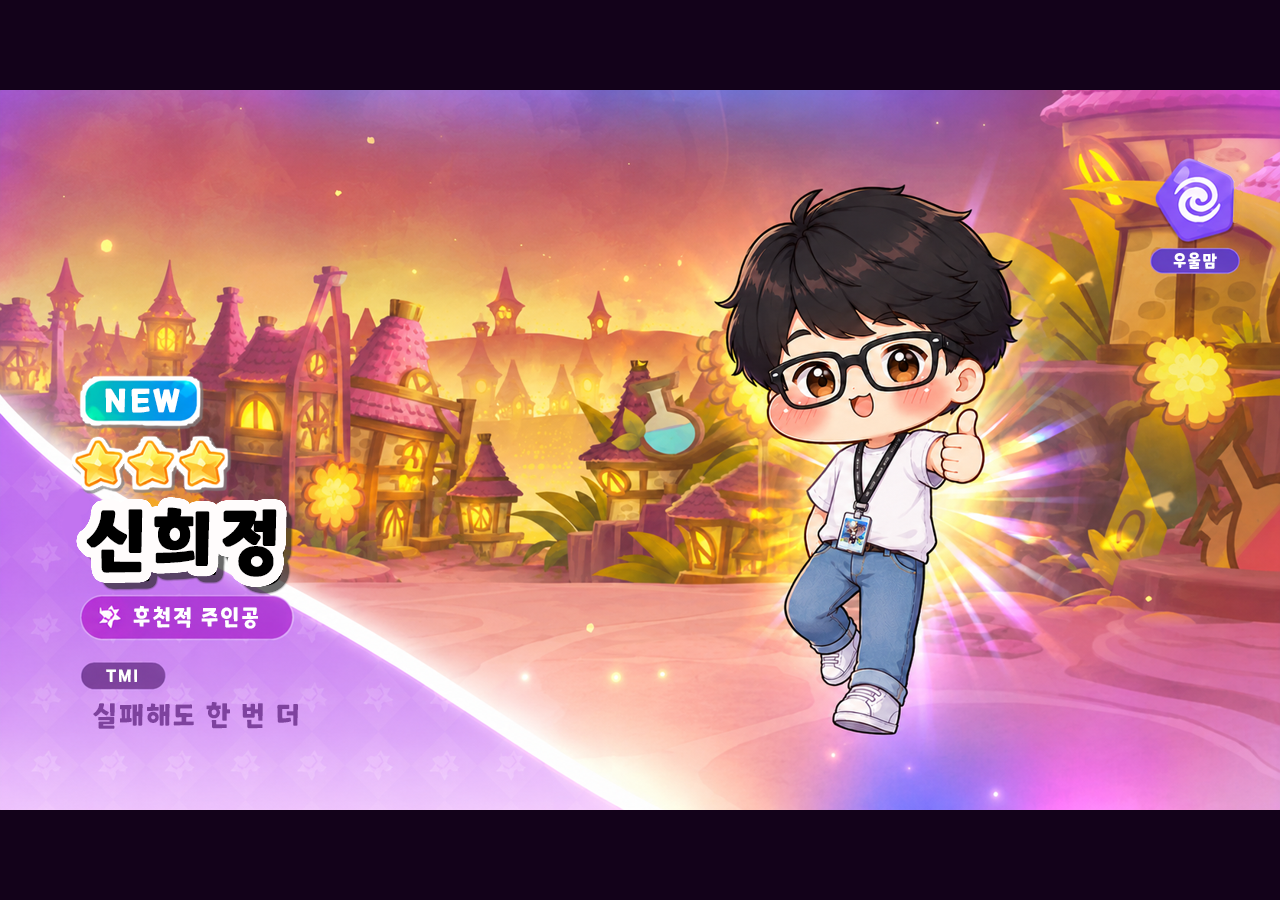
<file: index.html>
<!DOCTYPE html>
<html lang="ko">

<head>
    <meta charset="UTF-8">
    <meta name="viewport" content="width=device-width, initial-scale=1.0">
    <title>포트폴리오 리바이브</title>
    <style>
        @font-face {
            font-family: 'ONE Mobile POP';
            src: url('ONE Mobile POP.ttf') format('truetype');
            font-weight: normal;
            font-style: normal;
            font-display: swap;
        }

        /* 기본 화면 초기화 및 가득 채우기 */
        body,
        html {
            margin: 0;
            padding: 0;
            width: 100%;
            height: 100%;
            background-color: #13021a;
            overflow: hidden;
            font-family: 'ONE Mobile POP', 'Malgun Gothic', '맑은 고딕', sans-serif;
            color: #ffffff;
            user-select: none;
        }

        /* 전체 스크린 컨테이너 */
        .scene-container {
            position: relative;
            width: 100vw;
            height: 100vh;
            overflow: hidden;
        }

        /* SPA용 개별 뷰 공통 스타일 (부드러운 페이드 인/아웃 및 스케일 전환) */
        .view {
            position: absolute;
            top: 0;
            left: 0;
            width: 100%;
            height: 100%;
            opacity: 0;
            pointer-events: none;
            transition: opacity 0.5s cubic-bezier(0.25, 1, 0.5, 1), transform 0.5s cubic-bezier(0.25, 1, 0.5, 1);
            transform: scale(0.97);
            z-index: 1;
        }

        .view.active {
            opacity: 1;
            pointer-events: auto;
            transform: scale(1);
            z-index: 10;
        }

        /* ------------------------------------------------------------- */
        /* [1. 인트로 뷰 스타일] */
        /* ------------------------------------------------------------- */
        #viewIntro {
            cursor: pointer;
        }

        /* 이미지 공통 설정: 비율 상관없이 화면에 꽉 차게 고정 */
        .bg-image {
            position: absolute;
            top: 0;
            left: 0;
            width: 100vw;
            height: 100vh;
            object-fit: contain;
            object-position: center;
        }

        /* 첫 번째 이미지 */
        .first-scene {
            z-index: 10;
            animation:
                initialZoomIn 1.8s cubic-bezier(0.25, 1, 0.5, 1) forwards,
                neonPulseGlow 3s ease-in-out infinite alternate,
                fadeOutScene 1s ease-in-out 6s forwards;
        }

        /* 두 번째 이미지 */
        .second-scene {
            z-index: 5;
            opacity: 0;
            transform: scale(1.05);
            animation: fadeInScene 1s ease-out 5s forwards;
        }

        /* 중앙 대사 자막 */
        .dialogue-text {
            position: absolute;
            top: 50%;
            left: 50%;
            transform: translate(-50%, -50%);
            z-index: 25;
            color: #000000;
            font-family: 'ONE Mobile POP', sans-serif;
            font-size: 3rem;
            font-weight: normal;
            white-space: nowrap;
            letter-spacing: -0.5px;
            -webkit-text-stroke: 8px #ffffff;
            paint-order: stroke fill;
            text-shadow: 0 0 2px #ffffff, 0 0 2px #ffffff;
            opacity: 0;
        }

        .text-first {
            animation:
                dialogueFadeIn 0.3s ease-out 0.5s forwards,
                dialogueFadeOut 0.2s ease-in 3s forwards;
        }

        .text-second {
            animation:
                dialogueFadeIn 0.3s ease-out 3.2s forwards,
                dialogueFadeOut 0.3s ease-in 6.0s forwards;
        }

        /* 터치 가이드 텍스트 */
        .click-guide {
            position: absolute;
            bottom: 12%;
            left: 50%;
            transform: translateX(-50%);
            z-index: 30;
            color: #ffffff;
            font-size: 1.5rem;
            letter-spacing: 2px;
            opacity: 0;
            pointer-events: none;
            text-shadow: 0 0 10px rgba(255, 255, 255, 0.8), 0 0 20px rgba(140, 50, 255, 0.5);
            transition: opacity 0.5s ease;
        }

        .click-guide.show {
            opacity: 0.9;
            animation: pulsePulse 1.5s infinite alternate;
        }

        @keyframes pulsePulse {
            0% {
                transform: translateX(-50%) scale(0.95);
            }

            100% {
                transform: translateX(-50%) scale(1.05);
            }
        }

        /* ------------------------------------------------------------- */
        /* [2. 메뉴 뷰 스타일 (픽업003)] */
        /* ------------------------------------------------------------- */
        #viewMenu {
            display: flex;
            justify-content: center;
            align-items: center;
            background-color: #13021a;
        }

        /* 16:9 이미지 비율을 화면 크기에 맞춰 완전히 보존하는 래퍼 */
        .image-wrapper {
            position: relative;
            width: 100%;
            height: 100%;
        }

        @media (min-aspect-ratio: 16/9) {
            .image-wrapper {
                width: calc(100vh * 16 / 9);
                height: 100vh;
            }
        }

        @media (max-aspect-ratio: 16/9) {
            .image-wrapper {
                width: 100vw;
                height: calc(100vw * 9 / 16);
            }
        }

        .third-scene {
            width: 100%;
            height: 100%;
            object-fit: fill;
            display: block;
        }

        /* 빨간 꽃 클릭 영역 스타일 */
        .click-zone {
            position: absolute;
            display: block;
            padding: 0;
            border: 0;
            border-radius: 50px;
            background: transparent;
            appearance: none;
            -webkit-appearance: none;
            cursor: pointer;
            z-index: 30;
            transition: all 0.25s ease-in-out;
            outline: none;
        }

        .click-zone:focus-visible {
            background-color: rgba(255, 255, 255, 0.15);
            box-shadow: 0 0 15px rgba(255, 255, 255, 0.4);
        }

        /* 호버 시 프리미엄 발광 및 확대 효과 */
        .click-zone:hover {
            background-color: rgba(255, 255, 255, 0.15);
            box-shadow: 0 0 15px rgba(255, 255, 255, 0.4);
            transform: scale(1.05);
        }

        /* 클릭 영역별 정밀 배치 (16:9 화면 기준 비율) */
        .zone-levelup {
            left: 3%;
            top: 27%;
            width: 15%;
            height: 11%;
        }

        .zone-skill {
            left: 3%;
            top: 49%;
            width: 15%;
            height: 11%;
        }

        .zone-promotion {
            left: 0%;
            top: 60.5%;
            width: 15%;
            height: 11%;
        }

        .zone-aside {
            left: 0%;
            top: 82.5%;
            width: 15%;
            height: 11%;
        }

        /* 디버그 가이드 토글 컨테이너 */
        .debug-toggle-container {
            position: absolute;
            bottom: 20px;
            right: 20px;
            z-index: 100;
            background: rgba(19, 2, 26, 0.85);
            color: #ffffff;
            border: 1px solid rgba(255, 255, 255, 0.15);
            padding: 8px 12px;
            border-radius: 8px;
            font-family: 'ONE Mobile POP', sans-serif;
            font-size: 13px;
            display: flex;
            align-items: center;
            gap: 8px;
            cursor: pointer;
            transition: transform 0.2s ease, opacity 0.5s ease;
            box-shadow: 0 4px 20px rgba(0, 0, 0, 0.5);
        }

        .debug-toggle-container:hover {
            transform: translateY(-2px);
            border-color: rgba(255, 255, 255, 0.3);
        }

        .debug-toggle-container input {
            cursor: pointer;
            accent-color: #8c32ff;
        }

        /* 디버그 가이드 활성화 상태 스타일 */
        #viewMenu.debug-mode .click-zone {
            background-color: rgba(255, 0, 0, 0.35) !important;
            border: 2px dashed #ff3333 !important;
            box-shadow: 0 0 15px rgba(255, 50, 50, 0.8) !important;
        }

        #viewMenu.debug-mode .click-zone::after {
            content: attr(title);
            position: absolute;
            bottom: -25px;
            left: 50%;
            transform: translateX(-50%);
            background: rgba(255, 50, 50, 0.9);
            color: white;
            padding: 3px 8px;
            font-size: 11px;
            white-space: nowrap;
            border-radius: 4px;
            pointer-events: none;
            box-shadow: 0 2px 8px rgba(0, 0, 0, 0.3);
        }

        /* [인트로 애니메이션 핵심 정의] */
        /* ------------------------------------------------------------- */
        @keyframes initialZoomIn {
            0% {
                transform: scale(1.15);
                opacity: 0;
                filter: brightness(0.2) blur(15px);
            }

            40% {
                filter: brightness(1.4) blur(4px);
            }

            100% {
                transform: scale(1);
                opacity: 1;
                filter: brightness(1) blur(0);
            }
        }

        @keyframes neonPulseGlow {
            0% {
                filter: drop-shadow(0 0 15px rgba(220, 150, 255, 0.5));
            }

            100% {
                transform: scale(1.015);
                filter: drop-shadow(0 0 35px rgba(240, 200, 255, 0.9));
            }
        }

        @keyframes dialogueFadeIn {
            0% {
                opacity: 0;
                transform: translate(-50%, -45%) scale(0.95);
            }

            100% {
                opacity: 1;
                transform: translate(-50%, -50%) scale(1);
            }
        }

        @keyframes dialogueFadeOut {
            0% {
                opacity: 1;
                transform: translate(-50%, -50%) scale(1);
            }

            100% {
                opacity: 0;
                transform: translate(-50%, -55%) scale(1.05);
            }
        }

        @keyframes fadeOutScene {
            0% {
                opacity: 1;
                filter: brightness(1);
            }

            100% {
                opacity: 0;
                filter: brightness(2) blur(5px);
            }
        }

        @keyframes fadeInScene {
            0% {
                opacity: 0;
                transform: scale(1.05);
            }

            100% {
                opacity: 1;
                transform: scale(1);
            }
        }
    </style>
</head>

<body>

    <div class="scene-container">

        <!-- [1. 인트로 뷰] -->
        <div id="viewIntro" class="view active">
            <div class="dialogue-text text-first">모르는 건 배우면 그만이야</div>
            <div class="dialogue-text text-second">내 이름은</div>

            <img src="픽업001.png" alt="실루엣 연출" class="bg-image first-scene">
            <img src="픽업002.png" alt="픽업 배너 전환" class="bg-image second-scene">

            <!-- 인트로 완료 안내 텍스트 -->
            <div class="click-guide" id="clickGuide">TAP TO START</div>
        </div>

        <!-- [2. 메뉴 뷰] -->
        <div id="viewMenu" class="view">
            <div class="image-wrapper">
                <img src="픽업003.png" alt="최종 클릭 전환 이미지" class="third-scene" id="thirdImage">

                <!-- 빨간 꽃 메뉴 클릭 영역 (SPA 화면 전환용 data-target) -->
                <button type="button" class="click-zone zone-levelup" title="업무비중" aria-label="업무비중 페이지로 이동" data-target="viewWorkRatio"></button>
                <button type="button" class="click-zone zone-skill" title="스킬" aria-label="스킬 페이지로 이동" data-target="viewSkill"></button>
                <button type="button" class="click-zone zone-promotion" title="승급" aria-label="승급 페이지로 이동" data-target="viewPromotion"></button>
                <button type="button" class="click-zone zone-aside" title="어사이드" aria-label="어사이드 페이지로 이동" data-target="viewAside"></button>
            </div>

            <!-- 디버그 토글 -->
            <label class="debug-toggle-container" id="debugToggleContainer">
                <input type="checkbox" id="debugCheckbox">
                <span>클릭 영역 가이드 표시</span>
            </label>
        </div>

    </div>

    <script>
        // DOM 요소 수집
        const viewIntro = document.getElementById('viewIntro');
        const viewMenu = document.getElementById('viewMenu');
        const clickGuide = document.getElementById('clickGuide');
        const debugCheckbox = document.getElementById('debugCheckbox');

        // 상태 변수
        const CLICK_DELAY = 7000; // 7초
        let isIntroFinished = false;

        // URL 파라미터 확인 후 인트로 스킵 처리 (스킬 뷰 등에서 돌아올 때 편의 제공)
        const urlParams = new URLSearchParams(window.location.search);
        if (urlParams.get('skipIntro') === 'true') {
            isIntroFinished = true;
            viewIntro.classList.remove('active');
            viewMenu.classList.add('active');
        } else {
            // 7초 후 인트로 완료 처리 및 안내 가이드 활성화
            setTimeout(() => {
                isIntroFinished = true;
                clickGuide.classList.add('show');
            }, CLICK_DELAY);
        }

        // 뷰 전환 핵심 함수
        function switchView(targetViewId) {
            // 모든 뷰에서 active 클래스 제거
            document.querySelectorAll('.view').forEach(view => {
                view.classList.remove('active');
            });
            // 대상 뷰에 active 클래스 추가
            const targetView = document.getElementById(targetViewId);
            if (targetView) {
                targetView.classList.add('active');
            }
        }

        // 1. 인트로 클릭 이벤트 (완료 시 메뉴 화면으로 페이드 이동)
        viewIntro.addEventListener('click', () => {
            if (!isIntroFinished) return;
            switchView('viewMenu');
        });

        // 2. 메뉴 뷰 내부 꽃 클릭 영역 전환 이벤트
        document.querySelectorAll('.click-zone').forEach(zone => {
            zone.addEventListener('click', (e) => {
                e.stopPropagation();
                const targetViewId = zone.getAttribute('data-target');
                if (targetViewId === 'viewSkill') {
                    location.href = 'viewSkill.html';
                } else if (targetViewId === 'viewAside') {
                    location.href = 'viewAside.html';
                } else if (targetViewId === 'viewWorkRatio') {
                    location.href = 'viewWorkRatio.html';
                } else if (targetViewId === 'viewPromotion') {
                    location.href = 'viewPromotion.html';
                } else {
                    switchView(targetViewId);
                }
            });
        });

        // 4. 개발용 디버그 가이드 토글 이벤트
        debugCheckbox.addEventListener('change', () => {
            if (debugCheckbox.checked) {
                viewMenu.classList.add('debug-mode');
            } else {
                viewMenu.classList.remove('debug-mode');
            }
        });
    </script>

</body>

</html>
</file>
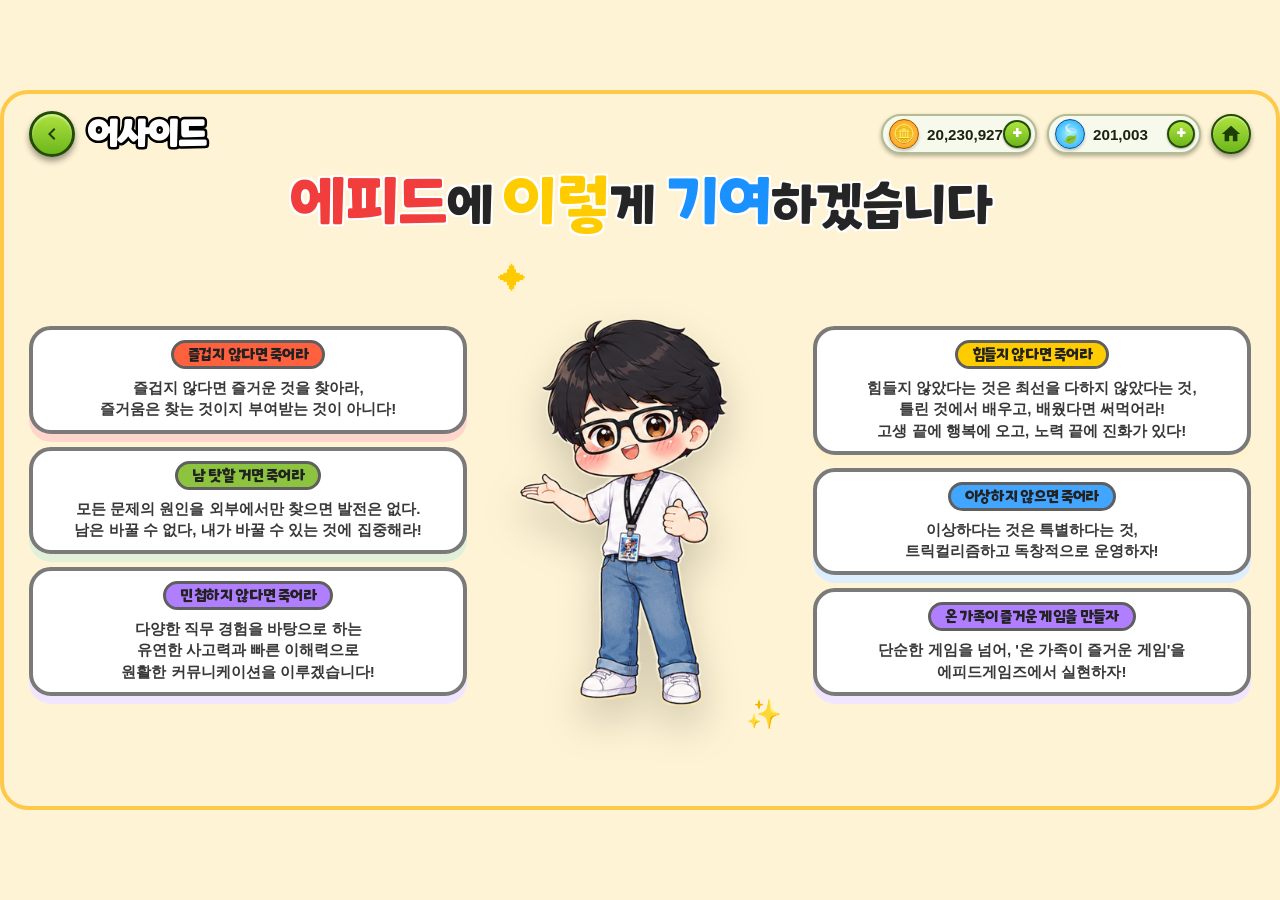
<file: viewAside.html>
<!DOCTYPE html>
<html lang="ko">

<head>
    <meta charset="UTF-8">
    <meta name="viewport" content="width=device-width, initial-scale=1.0">
    <title>트릭컬 포트폴리오 - 어사이드</title>
    <link rel="stylesheet" href="shared.css">
    <style>
        body, html {
            background-color: #FEF3D4;
            background-image: none;
        }

        .scene-container {
            border: 4px solid #FEC849;
            border-radius: 28px;
        }

        /* ------------------------------------------------------------- */
        /* [어사이드 콘텐츠 스타일] */
        /* ------------------------------------------------------------- */
        .aside-top-banner {
            text-align: center;
            margin-top: 5px;
            font-size: 3.2rem;
            letter-spacing: -1px;
            white-space: nowrap;
            text-shadow: -2px -2px 0 #fff, 2px -2px 0 #fff, -2px 2px 0 #fff, 2px 2px 0 #fff;
            flex-shrink: 0;
        }

        .aside-title-red { color: #f23d3d; font-size: 3.85rem; }
        .aside-title-blue { color: #1a91ff; font-size: 3.85rem; }
        .aside-title-black { color: #252525; }
        .aside-title-yellow { color: #ffcc00; font-size: 3.85rem; }

        .aside-content-grid {
            display: grid;
            grid-template-columns: 1.25fr 0.9fr 1.25fr;
            align-items: center;
            gap: 15px;
            flex: 1;
            min-height: 0;
            padding-bottom: 10px;
        }

        .aside-column {
            display: flex;
            flex-direction: column;
            gap: 13px;
            justify-content: center;
        }

        .aside-card {
            background: #ffffff;
            border: 4px solid #7a7a7a;
            border-radius: 22px;
            padding: 10px 16px;
            position: relative;
            text-align: center;
            box-sizing: border-box;
        }

        .aside-badge {
            display: inline-block;
            font-size: 0.95rem;
            color: #ffffff;
            padding: 3px 14px;
            border-radius: 16px;
            border: 3px solid #5f5f5f;
            margin-bottom: 8px;
            font-weight: normal;
            letter-spacing: -0.3px;
        }

        .aside-desc {
            font-family: 'Malgun Gothic', '맑은 고딕', sans-serif;
            font-size: 0.95rem;
            font-weight: 800;
            color: #383838;
            line-height: 1.4;
            margin: 0;
            word-break: keep-all;
        }

        .aside-card.orange .aside-badge { background-color: #ff603d; color: #222222; }
        .aside-card.orange { box-shadow: 0 8px 0 #ffd6cc; }

        .aside-card.green .aside-badge { background-color: #8cc43f; color: #222222; }
        .aside-card.green { box-shadow: 0 8px 0 #e2f0d9; }

        .aside-card.purple .aside-badge { background-color: #b07fff; color: #222222; }
        .aside-card.purple { box-shadow: 0 8px 0 #f0e6ff; }

        .aside-card.yellow .aside-badge { background-color: #ffcc00; color: #222222; }
        .aside-card.yellow { box-shadow: 0 8px 0 #fff2cc; }

        .aside-card.blue .aside-badge { background-color: #42a5ff; color: #222222; }
        .aside-card.blue { box-shadow: 0 8px 0 #ddeeff; }

        .aside-char-zone {
            display: flex;
            justify-content: center;
            align-items: center;
            position: relative;
            height: 100%;
            overflow: hidden;
        }

        .aside-char-img {
            max-height: 100%;
            max-width: 100%;
            object-fit: contain;
            filter: drop-shadow(0 20px 20px rgba(0, 0, 0, 0.18));
        }

        .aside-sparkle {
            position: absolute;
            font-size: 1.8rem;
            color: #fecb02;
            animation: asidePulse 1.5s infinite alternate ease-in-out;
        }

        .aside-sp-1 { top: 5%; left: 5%; }
        .aside-sp-2 { bottom: 10%; right: 5%; color: #42a5ff; }

        @keyframes asidePulse {
            0% { transform: scale(0.85); opacity: 0.4; }
            100% { transform: scale(1.15); opacity: 1; }
        }

        @media (max-width: 900px), (max-height: 620px) {
            .scene-container {
                border-radius: 18px;
            }

            .aside-top-banner {
                font-size: clamp(1.5rem, 7vw, 2.4rem);
                white-space: normal;
                line-height: 1.15;
            }

            .aside-title-red,
            .aside-title-blue,
            .aside-title-yellow {
                font-size: 1.18em;
            }

            .aside-content-grid {
                grid-template-columns: 1fr;
                gap: 14px;
                overflow-y: auto;
                padding-bottom: 18px;
            }

            .aside-column {
                gap: 12px;
            }

            .aside-card {
                padding: 10px 14px;
            }

            .aside-desc {
                font-size: 0.88rem;
            }

            .aside-char-zone {
                min-height: 280px;
                max-height: 360px;
                order: -1;
            }
        }
    </style>
</head>

<body>

    <div class="scene-container">

        <!-- 상단바 -->
        <div class="top-bar">
            <div class="top-left">
                <button class="back-circle-btn" onclick="location.href='index.html?skipIntro=true'" title="돌아가기">
                    <svg viewBox="0 0 24 24">
                        <path d="M15.41 7.41L14 6l-6 6 6 6 1.41-1.41L10.83 12z" />
                    </svg>
                </button>
                <h1 class="skill-title">어사이드</h1>
            </div>

            <div class="top-right">
                <div class="resource-capsule">
                    <div class="res-left">
                        <div class="res-icon res-gold-icon">🪙</div>
                        <span class="res-value">20,230,927</span>
                    </div>
                    <div class="res-plus-btn">+</div>
                </div>
                <div class="resource-capsule">
                    <div class="res-left">
                        <div class="res-icon res-candy-icon">🍃</div>
                        <span class="res-value">201,003</span>
                    </div>
                    <div class="res-plus-btn">+</div>
                </div>
                <button class="home-circle-btn" onclick="location.href='index.html?skipIntro=true'" title="홈으로">
                    <svg viewBox="0 0 24 24" width="22" height="22" fill="#1d3e04">
                        <path d="M10 20v-6h4v6h5v-8h3L12 3 2 12h3v8z" />
                    </svg>
                </button>
            </div>
        </div>

        <!-- 어사이드 콘텐츠 -->
        <div class="aside-top-banner">
            <span class="aside-title-red">에피드</span><span class="aside-title-black">에</span> <span
                class="aside-title-yellow">이렇</span><span class="aside-title-black">게</span> <span
                class="aside-title-blue">기여</span><span class="aside-title-black">하겠습니다</span>
        </div>

        <div class="aside-content-grid">

            <div class="aside-column">
                <div class="aside-card orange">
                    <span class="aside-badge">즐겁지 않다면 죽어라</span>
                    <p class="aside-desc">즐겁지 않다면 즐거운 것을 찾아라,<br>즐거움은 찾는 것이지 부여받는 것이 아니다!</p>
                </div>

                <div class="aside-card green">
                    <span class="aside-badge">남 탓할 거면 죽어라</span>
                    <p class="aside-desc">모든 문제의 원인을 외부에서만 찾으면 발전은 없다.<br>남은 바꿀 수 없다, 내가 바꿀 수 있는 것에 집중해라!</p>
                </div>

                <div class="aside-card purple">
                    <span class="aside-badge">민첩하지 않다면 죽어라</span>
                    <p class="aside-desc">다양한 직무 경험을 바탕으로 하는<br>유연한 사고력과 빠른 이해력으로<br>원활한 커뮤니케이션을 이루겠습니다!</p>
                </div>
            </div>

            <div class="aside-char-zone">
                <span class="aside-sparkle aside-sp-1">✦</span>
                <img src="캐릭터일러스트.png" alt="캐릭터 일러스트" class="aside-char-img" onerror="this.style.display='none';">
                <span class="aside-sparkle aside-sp-2">✨</span>
            </div>

            <div class="aside-column">
                <div class="aside-card yellow">
                    <span class="aside-badge">힘들지 않다면 죽어라</span>
                    <p class="aside-desc">힘들지 않았다는 것은 최선을 다하지 않았다는 것,<br>틀린 것에서 배우고, 배웠다면 써먹어라!<br>고생 끝에 행복에 오고, 노력 끝에 진화가 있다!</p>
                </div>

                <div class="aside-card blue">
                    <span class="aside-badge">이상하지 않으면 죽어라</span>
                    <p class="aside-desc">이상하다는 것은 특별하다는 것,<br>트릭컬리즘하고 독창적으로 운영하자!</p>
                </div>

                <div class="aside-card purple">
                    <span class="aside-badge">온 가족이 즐거운 게임을 만들자</span>
                    <p class="aside-desc">단순한 게임을 넘어, '온 가족이 즐거운 게임'을<br>에피드게임즈에서 실현하자!</p>
                </div>
            </div>

        </div>

    </div>

</body>

</html>
</file>
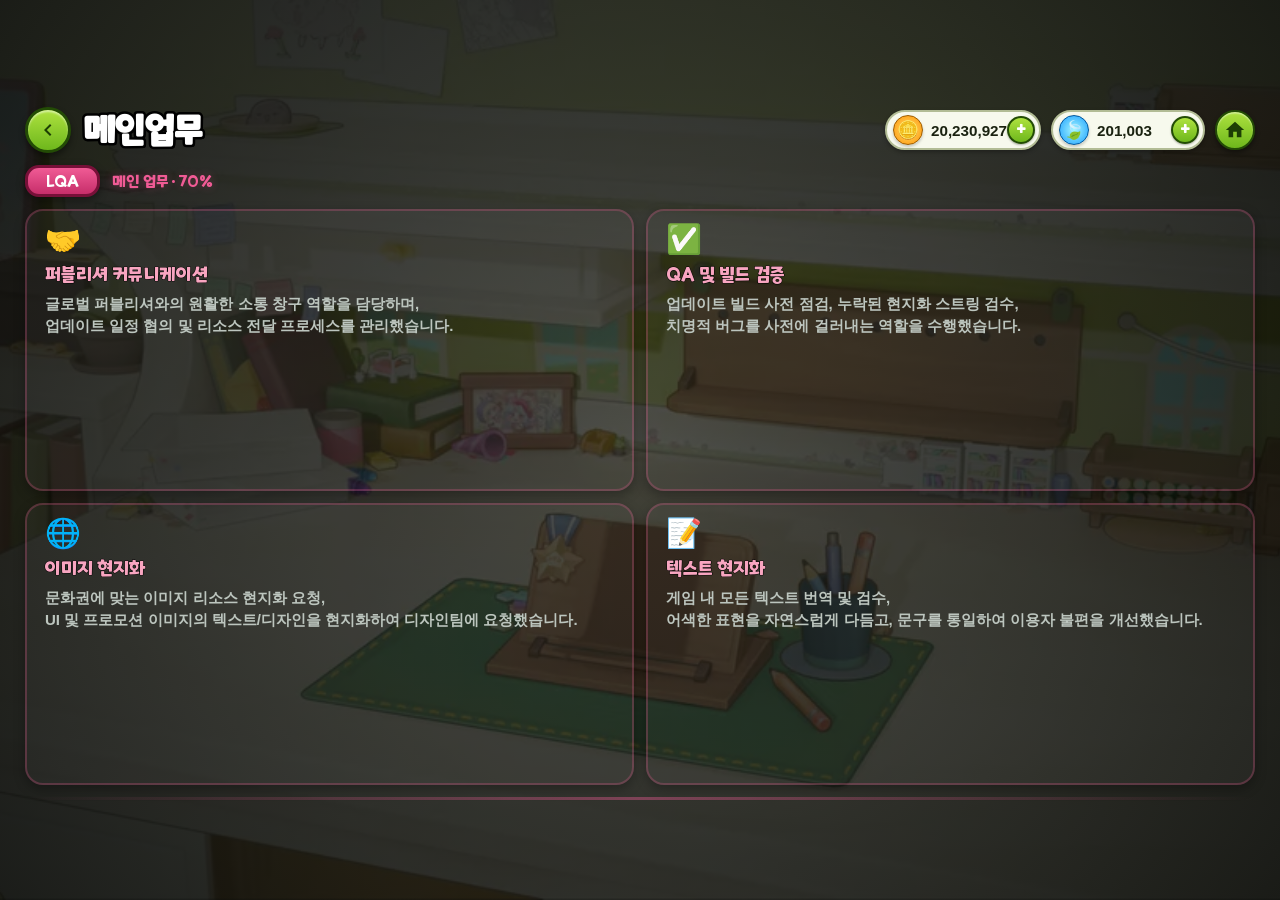
<file: viewMainWork.html>
<!DOCTYPE html>
<html lang="ko">

<head>
    <meta charset="UTF-8">
    <meta name="viewport" content="width=device-width, initial-scale=1.0">
    <title>트릭컬 포트폴리오 - 메인업무</title>
    <link rel="stylesheet" href="shared.css">
    <style>
        body, html {
            background-color: #0b0f0c;
            background-image: radial-gradient(circle at center, rgba(11,15,12,0.75) 0%, rgba(8,10,8,0.92) 100%), url('프로필_배경.webp');
            background-size: cover;
            background-position: center;
        }

        /* ------------------------------------------------------------- */
        /* [메인업무 콘텐츠] */
        /* ------------------------------------------------------------- */
        .work-content {
            flex: 1;
            display: flex;
            flex-direction: column;
            gap: 12px;
            min-height: 0;
            padding-top: 5px;
        }

        .work-header {
            display: flex;
            align-items: center;
            gap: 12px;
        }

        .work-badge {
            display: inline-block;
            background: linear-gradient(to bottom, #f05b95, #c72e6a);
            border: 3px solid #771038;
            border-radius: 14px;
            padding: 4px 18px;
            font-size: 1rem;
            color: #ffffff;
            box-shadow: 0 3px 8px rgba(0, 0, 0, 0.4);
        }

        .work-pct-label {
            font-size: 0.95rem;
            color: #f05b95;
            text-shadow: 0 0 8px rgba(240, 91, 149, 0.3);
        }

        .work-grid {
            display: grid;
            grid-template-columns: 1fr 1fr;
            gap: 12px;
            flex: 1;
            min-height: 0;
        }

        .work-card {
            background: rgba(255, 255, 255, 0.04);
            border: 2px solid rgba(240, 91, 149, 0.25);
            border-radius: 18px;
            padding: 16px 18px;
            display: flex;
            flex-direction: column;
            gap: 8px;
            transition: all 0.2s ease;
            box-shadow: 0 4px 12px rgba(0, 0, 0, 0.3);
        }

        .work-card:hover {
            border-color: rgba(240, 91, 149, 0.6);
            transform: translateY(-2px);
            box-shadow: 0 8px 24px rgba(240, 91, 149, 0.15);
        }

        .work-card-icon {
            font-size: 1.8rem;
            line-height: 1;
        }

        .work-card-title {
            font-size: 1.15rem;
            color: #f8a5c0;
            -webkit-text-stroke: 1px #000000;
            paint-order: stroke fill;
        }

        .work-card-desc {
            font-family: 'Malgun Gothic', sans-serif;
            font-size: 0.94rem;
            font-weight: 600;
            color: #bcc5be;
            line-height: 1.5;
            margin: 0;
            word-break: keep-all;
        }

        .spotlight-bar {
            height: 3px;
            background: linear-gradient(to right, transparent, rgba(240, 91, 149, 0.4), transparent);
            border-radius: 2px;
            flex-shrink: 0;
        }

        @media (max-width: 760px), (max-height: 560px) {
            .work-content {
                overflow-y: auto;
                padding-bottom: 12px;
            }

            .work-grid {
                grid-template-columns: 1fr;
                overflow: visible;
            }

            .work-card {
                padding: 14px 16px;
            }

            .work-card-desc {
                font-size: 0.82rem;
            }
        }
    </style>
</head>

<body>

    <div class="scene-container">

        <div class="top-bar">
            <div class="top-left">
                <button class="back-circle-btn" onclick="location.href='viewWorkRatio.html'" title="돌아가기">
                    <svg viewBox="0 0 24 24">
                        <path d="M15.41 7.41L14 6l-6 6 6 6 1.41-1.41L10.83 12z" />
                    </svg>
                </button>
                <h1 class="page-title">메인업무</h1>
            </div>

            <div class="top-right">
                <div class="resource-capsule">
                    <div class="res-left">
                        <div class="res-icon res-gold-icon">🪙</div>
                        <span class="res-value">20,230,927</span>
                    </div>
                    <div class="res-plus-btn">+</div>
                </div>
                <div class="resource-capsule">
                    <div class="res-left">
                        <div class="res-icon res-candy-icon">🍃</div>
                        <span class="res-value">201,003</span>
                    </div>
                    <div class="res-plus-btn">+</div>
                </div>
                <button class="home-circle-btn" onclick="location.href='index.html?skipIntro=true'" title="홈으로">
                    <svg viewBox="0 0 24 24" width="22" height="22" fill="#1d3e04">
                        <path d="M10 20v-6h4v6h5v-8h3L12 3 2 12h3v8z" />
                    </svg>
                </button>
            </div>
        </div>

        <div class="work-content">
            <div class="work-header">
                <span class="work-badge">LQA</span>
                <span class="work-pct-label">메인 업무 · 70%</span>
            </div>

            <div class="work-grid">
                <div class="work-card">
                    <div class="work-card-icon">🤝</div>
                    <div class="work-card-title">퍼블리셔 커뮤니케이션</div>
                    <p class="work-card-desc">글로벌 퍼블리셔와의 원활한 소통 창구 역할을 담당하며,<br>업데이트 일정 협의 및 리소스 전달 프로세스를 관리했습니다.</p>
                </div>

                <div class="work-card">
                    <div class="work-card-icon">✅</div>
                    <div class="work-card-title">QA 및 빌드 검증</div>
                    <p class="work-card-desc">업데이트 빌드 사전 점검, 누락된 현지화 스트링 검수,<br>치명적 버그를 사전에 걸러내는 역할을 수행했습니다.</p>
                </div>

                <div class="work-card">
                    <div class="work-card-icon">🌐</div>
                    <div class="work-card-title">이미지 현지화</div>
                    <p class="work-card-desc">문화권에 맞는 이미지 리소스 현지화 요청,<br>UI 및 프로모션 이미지의 텍스트/디자인을 현지화하여 디자인팀에 요청했습니다.</p>
                </div>

                <div class="work-card">
                    <div class="work-card-icon">📝</div>
                    <div class="work-card-title">텍스트 현지화</div>
                    <p class="work-card-desc">게임 내 모든 텍스트 번역 및 검수,<br>어색한 표현을 자연스럽게 다듬고, 문구를 통일하여 이용자 불편을 개선했습니다.</p>
                </div>
            </div>

            <div class="spotlight-bar"></div>
        </div>

    </div>

</body>

</html>
</file>
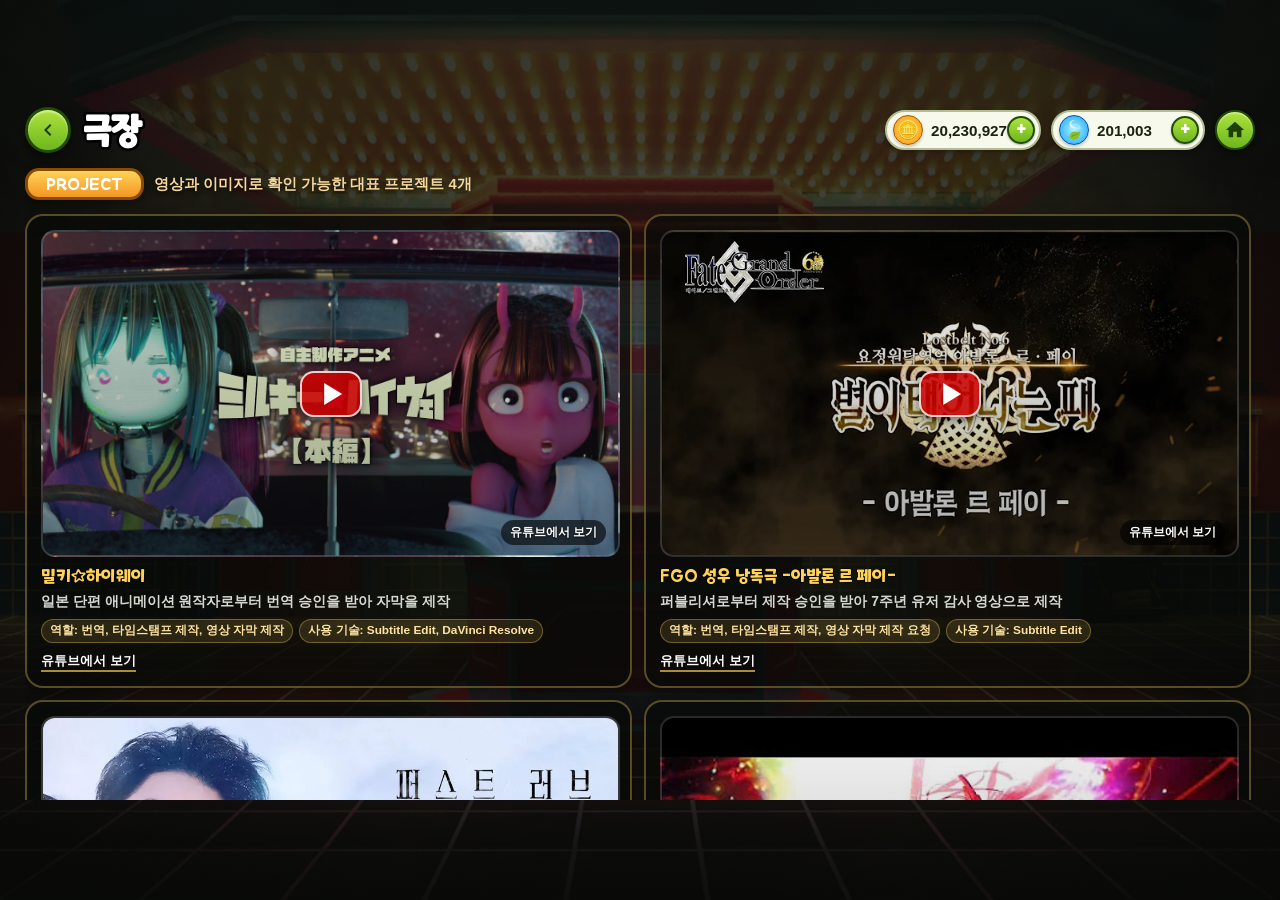
<file: viewPromotion.html>
<!DOCTYPE html>
<html lang="ko">

<head>
    <meta charset="UTF-8">
    <meta name="viewport" content="width=device-width, initial-scale=1.0">
    <title>트릭컬 포트폴리오 - 리뉴아극장</title>
    <link rel="stylesheet" href="shared.css">
    <style>
        body, html {
            background-color: #0b0f0c;
            background-image: radial-gradient(circle at center, rgba(11,15,12,0.70) 0%, rgba(8,10,8,0.90) 100%), url('리뉴아극장.webp');
            background-size: cover;
            background-position: center;
        }

        .promotion-content {
            flex: 1;
            display: flex;
            flex-direction: column;
            gap: 14px;
            min-height: 0;
            padding: 8px 4px 4px 0;
            overflow-y: auto;
        }

        .promotion-content::-webkit-scrollbar {
            width: 8px;
        }

        .promotion-content::-webkit-scrollbar-track {
            background: rgba(255, 255, 255, 0.06);
            border-radius: 8px;
        }

        .promotion-content::-webkit-scrollbar-thumb {
            background: rgba(255, 210, 90, 0.45);
            border-radius: 8px;
        }

        .section-title-row {
            display: flex;
            align-items: center;
            gap: 10px;
            flex-shrink: 0;
        }

        .section-badge {
            display: inline-block;
            background: linear-gradient(to bottom, #ffd25a, #f39722);
            border: 3px solid #8a4c00;
            border-radius: 14px;
            padding: 4px 18px;
            font-size: 1rem;
            color: #ffffff;
            box-shadow: 0 3px 8px rgba(0, 0, 0, 0.4);
        }

        .section-subtitle {
            font-family: 'Malgun Gothic', sans-serif;
            font-size: 0.92rem;
            font-weight: 700;
            color: #f5d79c;
            text-shadow: 0 2px 4px rgba(0, 0, 0, 0.65);
        }

        .project-grid {
            display: grid;
            grid-template-columns: repeat(2, minmax(0, 1fr));
            gap: 12px;
        }

        .project-card {
            background: rgba(8, 10, 8, 0.72);
            border: 2px solid rgba(255, 210, 90, 0.32);
            border-radius: 18px;
            padding: 14px;
            display: flex;
            flex-direction: column;
            gap: 10px;
            box-shadow: 0 4px 12px rgba(0, 0, 0, 0.36);
        }

        .project-video {
            position: relative;
            width: 100%;
            aspect-ratio: 16 / 9;
            overflow: hidden;
            border: 2px solid rgba(255, 255, 255, 0.16);
            border-radius: 14px;
            background: #111111;
            background-size: cover;
            background-position: center;
        }

        .project-video.video-poster-milky {
            background-image: linear-gradient(to bottom, rgba(0, 0, 0, 0.04), rgba(0, 0, 0, 0.32)), url('밀키하이웨이.jpg');
        }

        .project-video.video-poster-fgo-avalon {
            background-image: linear-gradient(to bottom, rgba(0, 0, 0, 0.04), rgba(0, 0, 0, 0.32)), url('FGO_1.webp');
        }

        .project-video.video-poster-fgo-reading {
            background-image: linear-gradient(to bottom, rgba(0, 0, 0, 0.04), rgba(0, 0, 0, 0.32)), url('FGO_2.webp');
        }

        .project-video iframe {
            position: absolute;
            inset: 0;
            width: 100%;
            height: 100%;
            border: 0;
            opacity: 0;
            pointer-events: none;
            transition: opacity 0.15s ease;
        }

        .project-video.is-youtube-loaded iframe {
            opacity: 1;
            pointer-events: auto;
        }

        .project-video-fallback {
            position: absolute;
            inset: 0;
            display: block;
            z-index: 0;
        }

        .project-video.is-youtube-loaded .project-video-fallback {
            pointer-events: none;
        }

        .project-image {
            width: 100%;
            height: 100%;
            object-fit: cover;
            display: block;
        }

        .project-video-fallback-label {
            position: absolute;
            right: 12px;
            bottom: 10px;
            padding: 4px 9px;
            border-radius: 999px;
            background: rgba(0, 0, 0, 0.62);
            color: #ffffff;
            font-family: 'Malgun Gothic', sans-serif;
            font-size: 0.76rem;
            font-weight: 800;
            text-decoration: none;
            text-shadow: 0 1px 2px rgba(0, 0, 0, 0.8);
        }

        .project-video-fallback-play {
            content: '';
            position: absolute;
            left: 50%;
            top: 50%;
            transform: translate(-50%, -50%);
            width: 58px;
            height: 42px;
            border: 2px solid rgba(255, 255, 255, 0.8);
            border-radius: 14px;
            background: rgba(204, 0, 0, 0.86);
            box-shadow: 0 3px 9px rgba(0, 0, 0, 0.45);
        }

        .project-video-fallback-play::after {
            content: '';
            position: absolute;
            left: 50%;
            top: 50%;
            transform: translate(-38%, -50%);
            width: 0;
            height: 0;
            border-top: 11px solid transparent;
            border-bottom: 11px solid transparent;
            border-left: 18px solid #ffffff;
        }

        .project-info {
            display: flex;
            flex-direction: column;
            gap: 7px;
        }

        .project-title {
            font-size: 1.05rem;
            color: #ffd25a;
            -webkit-text-stroke: 1px #000000;
            paint-order: stroke fill;
        }

        .project-desc {
            margin: 0;
            font-family: 'Malgun Gothic', sans-serif;
            font-size: 0.86rem;
            font-weight: 600;
            color: #d4d9d1;
            line-height: 1.45;
            word-break: keep-all;
        }

        .project-tags {
            display: flex;
            flex-wrap: wrap;
            gap: 6px;
        }

        .project-tag {
            padding: 3px 8px;
            border: 1px solid rgba(255, 210, 90, 0.35);
            border-radius: 999px;
            background: rgba(255, 210, 90, 0.12);
            font-family: 'Malgun Gothic', sans-serif;
            font-size: 0.74rem;
            font-weight: 700;
            color: #ffe3a2;
        }

        .project-link {
            align-self: flex-start;
            margin-top: 2px;
            color: #ffffff;
            font-family: 'Malgun Gothic', sans-serif;
            font-size: 0.82rem;
            font-weight: 800;
            text-decoration: none;
            border-bottom: 2px solid rgba(255, 210, 90, 0.65);
        }

        @media (max-width: 760px), (max-height: 560px) {
            .promotion-content {
                padding-bottom: 12px;
            }

            .section-title-row {
                align-items: flex-start;
                flex-direction: column;
                gap: 6px;
            }

            .project-grid {
                grid-template-columns: 1fr;
            }

            .project-card {
                padding: 12px;
            }

            .project-desc {
                font-size: 0.8rem;
            }
        }

    </style>
</head>

<body>

    <div class="scene-container">

        <div class="top-bar">
            <div class="top-left">
                <button class="back-circle-btn" onclick="location.href='index.html?skipIntro=true'" title="돌아가기">
                    <svg viewBox="0 0 24 24">
                        <path d="M15.41 7.41L14 6l-6 6 6 6 1.41-1.41L10.83 12z" />
                    </svg>
                </button>
                <h1 class="page-title">극장</h1>
            </div>

            <div class="top-right">
                <div class="resource-capsule">
                    <div class="res-left">
                        <div class="res-icon res-gold-icon">🪙</div>
                        <span class="res-value">20,230,927</span>
                    </div>
                    <div class="res-plus-btn">+</div>
                </div>
                <div class="resource-capsule">
                    <div class="res-left">
                        <div class="res-icon res-candy-icon">🍃</div>
                        <span class="res-value">201,003</span>
                    </div>
                    <div class="res-plus-btn">+</div>
                </div>
                <button class="home-circle-btn" onclick="location.href='index.html?skipIntro=true'" title="홈으로">
                    <svg viewBox="0 0 24 24" width="22" height="22" fill="#1d3e04">
                        <path d="M10 20v-6h4v6h5v-8h3L12 3 2 12h3v8z" />
                    </svg>
                </button>
            </div>
        </div>

        <main class="promotion-content">
            <div class="section-title-row">
                <span class="section-badge">PROJECT</span>
                <span class="section-subtitle">영상과 이미지로 확인 가능한 대표 프로젝트 4개</span>
            </div>

            <div class="project-grid">
                <article class="project-card">
                    <div class="project-video video-poster-milky">
                        <a class="project-video-fallback" href="https://youtu.be/FBQAq0M6Nyg?si=WRJqPnhuHGAIdhls" target="_blank" rel="noopener noreferrer" aria-label="밀키 하이웨이 유튜브에서 보기">
                            <span class="project-video-fallback-play" aria-hidden="true"></span>
                            <span class="project-video-fallback-label">유튜브에서 보기</span>
                        </a>
                        <iframe class="youtube-frame" data-youtube-url="https://youtu.be/FBQAq0M6Nyg?si=WRJqPnhuHGAIdhls" src="about:blank" title="프로젝트 1 영상" allow="accelerometer; autoplay; clipboard-write; encrypted-media; gyroscope; picture-in-picture; web-share" referrerpolicy="strict-origin-when-cross-origin" allowfullscreen loading="lazy"></iframe>
                    </div>
                    <div class="project-info">
                        <div class="project-title">밀키☆하이웨이</div>
                        <p class="project-desc">일본 단편 애니메이션 원작자로부터 번역 승인을 받아 자막을 제작</p>
                        <div class="project-tags">
                            <span class="project-tag">역할: 번역, 타임스탬프 제작, 영상 자막 제작</span>
                            <span class="project-tag">사용 기술: Subtitle Edit, DaVinci Resolve</span>
                        </div>
                        <a class="project-link" href="https://youtu.be/FBQAq0M6Nyg?si=WRJqPnhuHGAIdhls" target="_blank" rel="noopener noreferrer">유튜브에서 보기</a>
                    </div>
                </article>

                <article class="project-card">
                    <div class="project-video video-poster-fgo-avalon">
                        <a class="project-video-fallback" href="https://youtu.be/Dby1uWqa-sU?si=G6mKjCYTwNF6BDu2" target="_blank" rel="noopener noreferrer" aria-label="FGO 성우 낭독극 아발론 르 페이 유튜브에서 보기">
                            <span class="project-video-fallback-play" aria-hidden="true"></span>
                            <span class="project-video-fallback-label">유튜브에서 보기</span>
                        </a>
                        <iframe class="youtube-frame" data-youtube-url="https://youtu.be/Dby1uWqa-sU?si=G6mKjCYTwNF6BDu2" src="about:blank" title="프로젝트 2 영상" allow="accelerometer; autoplay; clipboard-write; encrypted-media; gyroscope; picture-in-picture; web-share" referrerpolicy="strict-origin-when-cross-origin" allowfullscreen loading="lazy"></iframe>
                    </div>
                    <div class="project-info">
                        <div class="project-title">FGO 성우 낭독극 -아발론 르 페이-</div>
                        <p class="project-desc">퍼블리셔로부터 제작 승인을 받아 7주년 유저 감사 영상으로 제작</p>
                        <div class="project-tags">
                            <span class="project-tag">역할: 번역, 타임스탬프 제작, 영상 자막 제작 요청</span>
                            <span class="project-tag">사용 기술: Subtitle Edit</span>
                        </div>
                        <a class="project-link" href="https://youtu.be/Dby1uWqa-sU?si=G6mKjCYTwNF6BDu2" target="_blank" rel="noopener noreferrer">유튜브에서 보기</a>
                    </div>
                </article>

                <article class="project-card">
                    <div class="project-video">
                        <img src="퍼스트러브.webp" alt="퍼스트 러브 하츠코이 프로젝트 이미지" class="project-image">
                    </div>
                    <div class="project-info">
                        <div class="project-title">넷플릭스 번역작업(퍼스트러브, 범인 한자와 씨)</div>
                        <p class="project-desc">2차 번역자로 넷플릭스 드라마, 애니메이션 번역에 참가</p>
                        <div class="project-tags">
                            <span class="project-tag">역할: 2차 번역가</span>
                            <span class="project-tag">사용 기술: 자체 CAT 툴</span>
                        </div>
                    </div>
                </article>

                <article class="project-card">
                    <div class="project-video video-poster-fgo-reading">
                        <a class="project-video-fallback" href="https://youtu.be/jwbyRd9Y5Xg?si=1vrLqTqttvXD8cJC" target="_blank" rel="noopener noreferrer" aria-label="FGO 성우 낭독극 유튜브에서 보기">
                            <span class="project-video-fallback-play" aria-hidden="true"></span>
                            <span class="project-video-fallback-label">유튜브에서 보기</span>
                        </a>
                        <iframe class="youtube-frame" data-youtube-url="https://youtu.be/jwbyRd9Y5Xg?si=1vrLqTqttvXD8cJC" src="about:blank" title="프로젝트 4 영상" allow="accelerometer; autoplay; clipboard-write; encrypted-media; gyroscope; picture-in-picture; web-share" referrerpolicy="strict-origin-when-cross-origin" allowfullscreen loading="lazy"></iframe>
                    </div>
                    <div class="project-info">
                        <div class="project-title">FGO 성우 낭독극</div>
                        <p class="project-desc">재직중 승인받지 못했던 낭독극 자막을 취미로 제작</p>
                        <div class="project-tags">
                            <span class="project-tag">역할: 번역, 타임스탬프 제작, 영상 자막 제작</span>
                            <span class="project-tag">사용 기술: Subtitle Edit, DaVinci Resolve</span>
                        </div>
                        <a class="project-link" href="https://youtu.be/jwbyRd9Y5Xg?si=1vrLqTqttvXD8cJC" target="_blank" rel="noopener noreferrer">유튜브에서 보기</a>
                    </div>
                </article>
            </div>
        </main>

    </div>

    <script>
        document.querySelectorAll('.youtube-frame').forEach((frame) => {
            const youtubeUrl = frame.dataset.youtubeUrl;

            if (!youtubeUrl || youtubeUrl.includes('VIDEO_ID')) {
                return;
            }

            const videoBox = frame.closest('.project-video');

            frame.addEventListener('load', () => {
                if (frame.src.includes('youtube.com/embed/')) {
                    videoBox?.classList.add('is-youtube-loaded');
                }
            });

            try {
                const url = new URL(youtubeUrl);
                let videoId = url.searchParams.get('v');

                if (url.hostname.includes('youtu.be')) {
                    videoId = url.pathname.split('/').filter(Boolean)[0];
                }

                if (url.pathname.startsWith('/shorts/') || url.pathname.startsWith('/embed/')) {
                    videoId = url.pathname.split('/').filter(Boolean)[1];
                }

                if (videoId) {
                    frame.src = `https://www.youtube.com/embed/${videoId}?feature=oembed&rel=0&playsinline=1`;
                }
            } catch (error) {
                console.warn('유튜브 링크를 확인해 주세요:', youtubeUrl);
            }
        });
    </script>

</body>

</html>
</file>
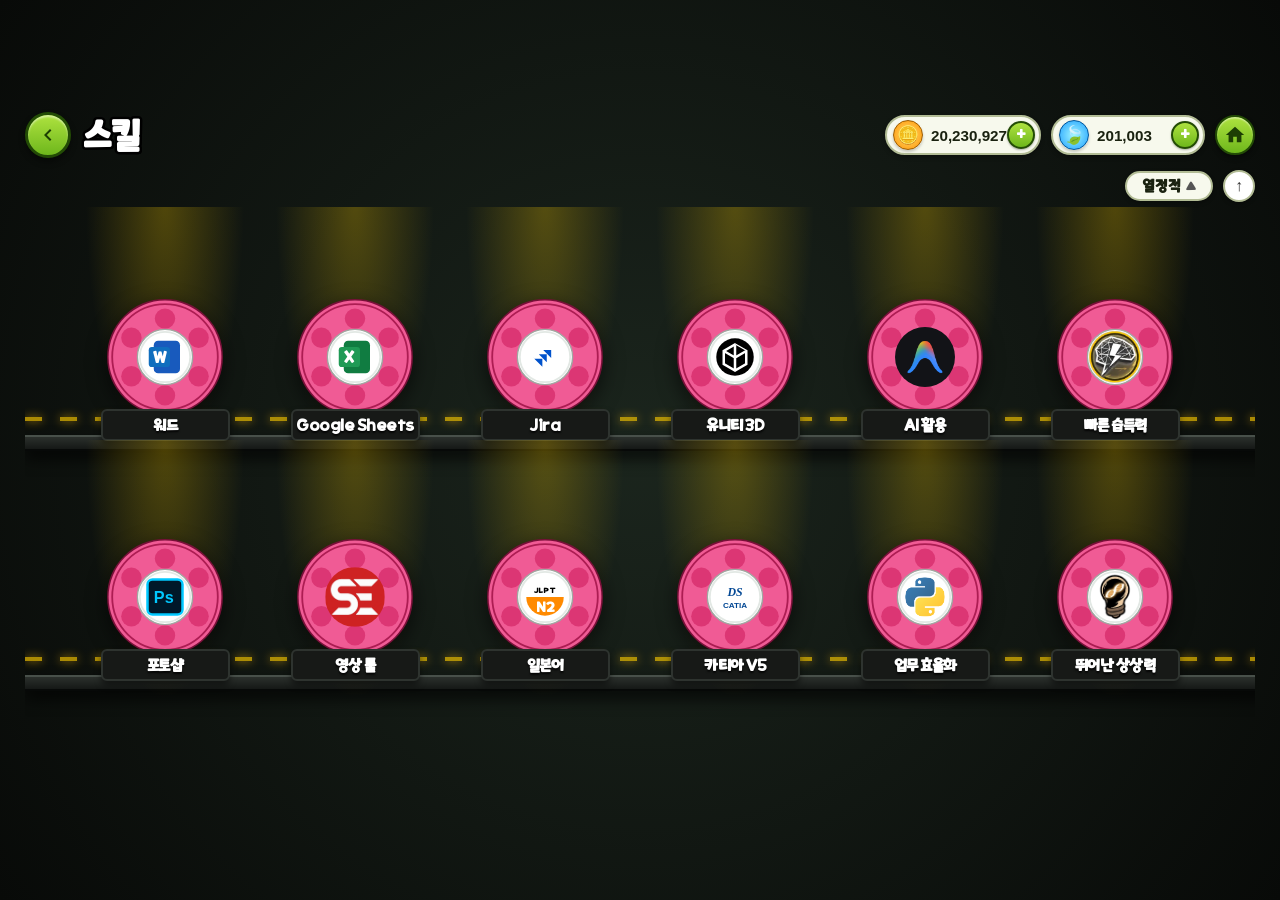
<file: viewSkill.html>
<!DOCTYPE html>
<html lang="ko">

<head>
    <meta charset="UTF-8">
    <meta name="viewport" content="width=device-width, initial-scale=1.0">
    <title>트릭컬 프로토타입 - 스킬</title>
    <link rel="stylesheet" href="shared.css">
    <style>
        body, html {
            background-color: #0b0f0c;
            background-image: radial-gradient(circle at center, #1b251d 0%, #080a08 100%);
        }

        .scene-container {
            padding: 15px 25px;
        }

        /* ------------------------------------------------------------- */
        /* [능력정렬 가이드 영역] */
        /* ------------------------------------------------------------- */
        .sort-row {
            display: flex;
            justify-content: flex-end;
            align-items: center;
            gap: 10px;
            margin-top: 5px;
            margin-bottom: 5px;
            z-index: 10;
            position: relative;
        }

        .sort-capsule {
            background-color: #f7f9ed;
            border: 2px solid #b2bc95;
            border-radius: 15px;
            padding: 5px 15px;
            color: #1a2210;
            font-size: 0.9rem;
            font-weight: bold;
            display: flex;
            align-items: center;
            gap: 5px;
            box-shadow: 0 2px 4px rgba(0, 0, 0, 0.3);
        }

        .sort-capsule::after {
            content: '\25B2';
            font-size: 0.7rem;
            color: #555;
        }

        .sort-arrow-btn {
            width: 32px;
            height: 32px;
            background: #ffffff;
            border: 2.5px solid #b2bc95;
            border-radius: 50%;
            display: flex;
            align-items: center;
            justify-content: center;
            color: #333;
            font-weight: bold;
            font-size: 1rem;
            box-shadow: 0 2px 4px rgba(0, 0, 0, 0.3);
        }

        /* ------------------------------------------------------------- */
        /* [메인 슬라이더 & 선반 레이아웃] */
        /* ------------------------------------------------------------- */
        .carousel-wrapper {
            flex: 1;
            width: 100%;
            overflow-x: auto;
            overflow-y: hidden;
            display: flex;
            align-items: center;
            position: relative;
            cursor: grab;
            padding-bottom: 20px;
            scrollbar-width: none;
            -ms-overflow-style: none;
            touch-action: pan-y;
        }

        .carousel-wrapper::-webkit-scrollbar {
            display: none;
        }

        .carousel-wrapper.active {
            cursor: grabbing;
        }

        .carousel-content {
            display: flex;
            flex-direction: column;
            gap: 20px;
            padding-left: 50px;
            padding-right: 150px;
            min-width: max-content;
        }

        .shelf-row {
            position: relative;
            display: flex;
            gap: 50px;
            padding: 30px 20px 40px 20px;
            height: 220px;
            box-sizing: border-box;
            align-items: flex-end;
        }

        .shelf-track {
            position: absolute;
            left: -50px;
            right: -150px;
            bottom: 30px;
            height: 12px;
            background: linear-gradient(to bottom, #2b302c 0%, #151816 100%);
            border-top: 2px solid #48504a;
            border-bottom: 2px solid #070908;
            box-shadow: 0 8px 15px rgba(0, 0, 0, 0.7);
            z-index: 1;
        }

        .shelf-neon-line {
            position: absolute;
            left: -50px;
            right: -150px;
            bottom: 60px;
            height: 4px;
            background-image: linear-gradient(to right, #ffcc00 50%, transparent 50%);
            background-size: 35px 100%;
            opacity: 0.65;
            filter: drop-shadow(0 0 5px #ffbb00);
            z-index: 0;
        }

        /* ------------------------------------------------------------- */
        /* [스킬 원판(Reel) 디자인] */
        /* ------------------------------------------------------------- */
        .reel-item {
            position: relative;
            width: 140px;
            display: flex;
            flex-direction: column;
            align-items: center;
            z-index: 3;
        }

        .spotlight-cone {
            position: absolute;
            top: -97px;
            left: 50%;
            transform: translateX(-50%);
            width: 160px;
            height: 260px;
            background: radial-gradient(ellipse at top, rgba(255, 208, 0, 0.28) 0%, rgba(255, 208, 0, 0) 70%);
            pointer-events: none;
            z-index: 0;
        }

        .reel-wheel {
            position: relative;
            width: 120px;
            height: 120px;
            z-index: 2;
            filter: drop-shadow(0 6px 10px rgba(0, 0, 0, 0.6));
            transition: transform 0.2s ease;
        }

        .reel-item:hover .reel-wheel {
            transform: scale(1.04) rotate(15deg);
        }

        .reel-icon-container {
            position: absolute;
            top: 50%;
            left: 50%;
            transform: translate(-50%, -50%);
            width: 60px;
            height: 60px;
            border-radius: 50%;
            overflow: hidden;
            display: flex;
            align-items: center;
            justify-content: center;
            z-index: 3;
            pointer-events: none;
        }

        .reel-icon-img {
            width: 100%;
            height: 100%;
            object-fit: contain;
            object-position: center;
        }

        .badge-new {
            position: absolute;
            top: -5px;
            left: 50%;
            transform: translateX(-50%);
            background: linear-gradient(to bottom, #00cdff, #0074db);
            border: 2px solid #ffffff;
            border-radius: 12px;
            padding: 1px 10px;
            font-size: 0.7rem;
            font-weight: bold;
            color: #ffffff;
            box-shadow: 0 3px 5px rgba(0, 0, 0, 0.3);
            z-index: 4;
            letter-spacing: 0.5px;
        }

        .reel-base-plate {
            position: relative;
            width: 125px;
            height: 28px;
            background-color: #171917;
            border: 2px solid #2e332f;
            border-radius: 6px;
            margin-top: -8px;
            z-index: 5;
            display: flex;
            align-items: center;
            justify-content: center;
            box-shadow: 0 4px 6px rgba(0, 0, 0, 0.5);
            background-image:
                linear-gradient(to bottom, transparent 100%, #3e4740 100%),
                linear-gradient(to right, transparent 100%, #3e4740 100%);
        }

        .reel-label {
            color: #ffffff;
            font-size: 0.95rem;
            font-weight: bold;
            text-align: center;
            letter-spacing: -0.5px;
            text-shadow: 0 2px 2px rgba(0, 0, 0, 0.8);
        }

        @media (max-width: 760px), (max-height: 560px) {
            .scene-container {
                padding: 8px 12px;
            }

            .sort-row {
                margin-top: 0;
            }

            .carousel-wrapper {
                align-items: flex-start;
                padding-bottom: 12px;
            }

            .carousel-content {
                gap: 8px;
                padding-left: 16px;
                padding-right: 60px;
            }

            .shelf-row {
                gap: 28px;
                height: 190px;
                padding: 22px 10px 32px 10px;
            }

            .shelf-track {
                left: -16px;
                right: -60px;
                bottom: 24px;
            }

            .shelf-neon-line {
                left: -16px;
                right: -60px;
                bottom: 52px;
            }
        }
    </style>
</head>

<body>

    <div class="scene-container">

        <!-- 상단바 -->
        <div class="top-bar">
            <div class="top-left">
                <!-- 뒤로가기 버튼 (클릭 시 메인 뷰 연결) -->
                <button class="back-circle-btn" onclick="location.href='index.html?skipIntro=true'" title="돌아가기">
                    <svg viewBox="0 0 24 24">
                        <path d="M15.41 7.41L14 6l-6 6 6 6 1.41-1.41L10.83 12z" />
                    </svg>
                </button>
                <h1 class="skill-title">스킬</h1>
            </div>

            <!-- 우측 재화 & 홈 버튼 (디자인 복제용 무반응 처리) -->
            <div class="top-right">
                <div class="resource-capsule">
                    <div class="res-left">
                        <div class="res-icon res-gold-icon">🪙</div>
                        <span class="res-value">20,230,927</span>
                    </div>
                    <div class="res-plus-btn">+</div>
                </div>
                <div class="resource-capsule">
                    <div class="res-left">
                        <div class="res-icon res-candy-icon">🍃</div>
                        <span class="res-value">201,003</span>
                    </div>
                    <div class="res-plus-btn">+</div>
                </div>
                <button class="home-circle-btn" onclick="location.href='index.html?skipIntro=true'" title="홈으로">
                    <!-- 집 아이콘 SVG -->
                    <svg viewBox="0 0 24 24" width="22" height="22" fill="#1d3e04">
                        <path d="M10 20v-6h4v6h5v-8h3L12 3 2 12h3v8z" />
                    </svg>
                </button>
            </div>
        </div>

        <!-- 정렬 영역 -->
        <div class="sort-row">
            <div class="sort-capsule">열정적</div>
            <button class="sort-arrow-btn">↑</button>
        </div>

        <!-- 가로 슬라이더 컨테이너 -->
        <div class="carousel-wrapper" id="carouselWrapper">
            <div class="carousel-content">

                <!-- 상단 1행 선반 -->
                <div class="shelf-row" id="shelfRow1">
                    <div class="shelf-track"></div>
                    <div class="shelf-neon-line"></div>
                    <!-- JS에 의해 첫 번째 행 스킬들이 배치됩니다 -->
                </div>

                <!-- 하단 2행 선반 -->
                <div class="shelf-row" id="shelfRow2">
                    <div class="shelf-track"></div>
                    <div class="shelf-neon-line"></div>
                    <!-- JS에 의해 두 번째 행 스킬들이 배치됩니다 -->
                </div>

            </div>
        </div>

    </div>

    <!-- 핑크색 필름 릴 SVG 템플릿 정의 (마스크 처리로 구멍 뚫린 비주얼 완벽 연동) -->
    <svg style="position: absolute; width: 0; height: 0;" width="0" height="0">
        <defs>
            <mask id="reelHolesMask">
                <!-- 전체 흰색 채우기 (남길 부분) -->
                <rect x="0" y="0" width="100" height="100" fill="#ffffff" />
                <!-- 6개 원형 구멍 뚫기 (투명해질 부분) -->
                <circle cx="50" cy="18" r="8.5" fill="#000000" />
                <circle cx="78" cy="34" r="8.5" fill="#000000" />
                <circle cx="78" cy="66" r="8.5" fill="#000000" />
                <circle cx="50" cy="82" r="8.5" fill="#000000" />
                <circle cx="22" cy="66" r="8.5" fill="#000000" />
                <circle cx="22" cy="34" r="8.5" fill="#000000" />
            </mask>
        </defs>
    </svg>

    <script>
        // =========================================================================
        // [★ 스킬 커스터마이징 데이터]
        // 원판 내에 이미지(또는 내장 고정밀 SVG)를 추가하고 아래 글자들을 수정할 수 있습니다.
        // - name: 하단 검정 플레이트에 나타날 이름
        // - icon: 로컬 이미지 경로(예: "word.png") 또는 아래 정의된 내장 SVG 아이콘 객체명
        // - isNew: NEW 배지 표시 여부 (true/false)
        // - row: 배치할 선반의 행 번호 (1 또는 2)
        // =========================================================================

        // 내장 고정밀 SVG 아이콘 템플릿 정의 (이미지 없이도 완벽한 비주얼 구현)
        const svgIcons = {
            word: `<svg viewBox="0 0 32 32" width="40" height="40"><rect x="7" y="3" width="21" height="26" rx="3.5" fill="#185abd" /><rect x="3" y="8" width="17" height="16" rx="2.5" fill="#106ebe" /><text x="11.5" y="20" font-family="'ONE Mobile POP', Arial" font-weight="900" font-size="12" fill="white" text-anchor="middle">W</text></svg>`,
            excel: `<svg viewBox="0 0 32 32" width="40" height="40"><rect x="7" y="3" width="21" height="26" rx="3.5" fill="#107c41" /><rect x="3" y="8" width="17" height="16" rx="2.5" fill="#1f9a55" /><text x="11.5" y="20" font-family="'ONE Mobile POP', Arial" font-weight="900" font-size="12" fill="white" text-anchor="middle">X</text></svg>`,
            jira: `<svg viewBox="0 0 32 32" width="40" height="40"><circle cx="16" cy="16" r="15" fill="#ffffff" /><path d="M16 8l4.5 4.5-4.5 4.5V8zm-5 0l4.5 4.5-4.5 4.5V0zm10-0l4.5 4.5-4.5 4.5V8z" fill="#0052cc" transform="rotate(-45 16 16) translate(-2, 3)" /></svg>`,
            unity: `<svg viewBox="0 0 32 32" width="40" height="40"><circle cx="16" cy="16" r="15" fill="#000000" /><path d="M16 6l9 5.2v10.4l-9 5.2-9-5.2V11.2z" fill="none" stroke="#ffffff" stroke-width="2" /><path d="M16 6v10.4l9-5.2M16 16.4v10.4M16 16.4l-9-5.2" stroke="#ffffff" stroke-width="2" /></svg>`,
            photoshop: `<svg viewBox="0 0 32 32" width="40" height="40"><rect x="2" y="2" width="28" height="28" rx="4" fill="#001829" stroke="#00c8ff" stroke-width="2" /><text x="15" y="21" font-family="Arial, sans-serif" font-weight="bold" font-size="13" fill="#00c8ff" text-anchor="middle">Ps</text></svg>`,
            japanese: `<svg viewBox="0 0 32 32" width="40" height="40"><circle cx="16" cy="16" r="15" fill="#ffffff" /><clipPath id="cClip"><circle cx="16" cy="16" r="15" /></clipPath><rect x="0" y="16" width="32" height="16" fill="#ff8a00" clip-path="url(#cClip)" /><text x="16" y="13" font-family="'ONE Mobile POP', Arial" font-weight="bold" font-size="6.5" fill="#000" text-anchor="middle">JLPT</text><text x="16" y="27" font-family="'ONE Mobile POP', Arial" font-weight="bold" font-size="11" fill="#fff" text-anchor="middle">N2</text></svg>`,
            catia: `<svg viewBox="0 0 32 32" width="40" height="40"><circle cx="16" cy="16" r="15" fill="#ffffff" /><text x="16" y="15" font-family="'Times New Roman', serif" font-weight="bold" font-style="italic" font-size="9.5" fill="#024794" text-anchor="middle">DS</text><text x="16" y="25" font-family="Arial" font-weight="900" font-size="6.5" fill="#024794" text-anchor="middle">CATIA</text></svg>`,
        };

        // 스킬 원판 목록 데이터 정의
        const skillsData = [
            // ---------------- [상단 1행 선반 스킬들] ----------------
            { name: "워드", icon: "word", isNew: false, row: 1 },
            { name: "Google Sheets", icon: "excel", isNew: false, row: 1 },
            { name: "Jira", icon: "jira", isNew: false, row: 1 },
            { name: "유니티 3D", icon: "unity", isNew: false, row: 1 },
            // (가로 슬라이드 확인용 추가 원판)
            { name: "AI 활용", icon: "antigravity.png", isNew: false, row: 1 },
            { name: "빠른 습득력", icon: "명방_이성.png", isNew: false, row: 1 },

            // ---------------- [하단 2행 선반 스킬들] ----------------
            { name: "포토샵", icon: "photoshop", isNew: false, row: 2 },
            { name: "영상 툴", icon: "Subtitle_Edit.png", isNew: false, row: 2 },
            { name: "일본어", icon: "japanese", isNew: false, row: 2 },
            { name: "카티아 V5", icon: "catia", isNew: false, row: 2 },
            // (가로 슬라이드 확인용 추가 원판)
            { name: "업무 효율화", icon: "Python.png", isNew: false, row: 2 },
            { name: "뛰어난 상상력", icon: "끈.png", isNew: false, row: 2 }
        ];

        // -------------------------------------------------------------
        // [스킬 원판 DOM 렌더링 함수]
        // -------------------------------------------------------------
        function renderSkills() {
            const shelfRow1 = document.getElementById('shelfRow1');
            const shelfRow2 = document.getElementById('shelfRow2');

            // 기존 슬롯 청소 (트랙과 라이트바는 유지)
            document.querySelectorAll('.reel-item').forEach(el => el.remove());

            skillsData.forEach(skill => {
                const itemDiv = document.createElement('div');
                itemDiv.className = 'reel-item';

                // 1. 스포트라이트
                const spotlight = document.createElement('div');
                spotlight.className = 'spotlight-cone';
                itemDiv.appendChild(spotlight);

                // 2. NEW 배지 (true 인 경우만)
                if (skill.isNew) {
                    const badge = document.createElement('div');
                    badge.className = 'badge-new';
                    badge.textContent = 'NEW';
                    itemDiv.appendChild(badge);
                }

                // 3. 필름 릴 바디 (SVG)
                const reelWheel = document.createElement('div');
                reelWheel.className = 'reel-wheel';
                reelWheel.innerHTML = `
                    <svg viewBox="0 0 100 100" width="120" height="120" style="display: block;">
                        <!-- 바깥 분홍색 휠 섀도우 포함 -->
                        <circle cx="50" cy="50" r="47" fill="#dc3674" stroke="#771038" stroke-width="2.5" />
                        <!-- 입체감 반짝임 테두리 -->
                        <circle cx="50" cy="50" r="44" fill="none" stroke="#ff73ab" stroke-width="2" />
                        
                        <!-- 구멍 뚫린 마스크드 휠 -->
                        <circle cx="50" cy="50" r="47" fill="#f05b95" mask="url(#reelHolesMask)" />
                        <!-- 마스크 영역 테두리 음영선 -->
                        <circle cx="50" cy="50" r="44" fill="none" stroke="#ad1d53" stroke-width="1.5" mask="url(#reelHolesMask)" />
                        
                        <!-- 중앙 흰색 아이콘 배치판 -->
                        <circle cx="50" cy="50" r="23" fill="#ffffff" stroke="#a0a8a2" stroke-width="1.2" />
                        <circle cx="50" cy="50" r="21" fill="none" stroke="#e2e8e4" stroke-width="1.5" />
                    </svg>
                `;

                // 4. 아이콘 주입
                const iconContainer = document.createElement('div');
                iconContainer.className = 'reel-icon-container';

                // 데이터 분기 처리: 내장 라이브러리 키워드 매칭 또는 일반 이미지 경로/직접 SVG 매칭
                let iconContentHtml = "";
                const cleanIcon = typeof skill.icon === 'string' ? skill.icon.trim() : "";

                if (svgIcons[cleanIcon]) {
                    // 내장형 고정밀 SVG
                    iconContentHtml = svgIcons[cleanIcon];
                } else if (cleanIcon.startsWith('<svg') || cleanIcon.startsWith('&lt;svg')) {
                    // 직접 삽입한 SVG 스트링
                    iconContentHtml = skill.icon;
                } else {
                    // 외부 이미지 파일 경로 (예: "word.png")
                    iconContentHtml = `<img src="${skill.icon}" alt="${skill.name}" class="reel-icon-img" onerror="this.src='data:image/svg+xml;utf8,<svg viewBox=%220 0 100 100%22 xmlns=%22http://www.w3.org/2000/svg%22><circle cx=%2250%22 cy=%2250%22 r=%2240%22 fill=%22%23ccc%22/><text x=%2250%22 y=%2255%22 font-size=%2220%22 text-anchor=%22middle%22 fill=%22%23666%22>Img</text></svg>'">`;
                }

                iconContainer.innerHTML = iconContentHtml;
                reelWheel.appendChild(iconContainer);
                itemDiv.appendChild(reelWheel);

                // 5. 검은색 받침대 플레이트 & 라벨 텍스트
                const basePlate = document.createElement('div');
                basePlate.className = 'reel-base-plate';

                const labelSpan = document.createElement('span');
                labelSpan.className = 'reel-label';
                labelSpan.textContent = skill.name;

                basePlate.appendChild(labelSpan);
                itemDiv.appendChild(basePlate);

                // 지정된 행 선반에 밀어넣기
                if (skill.row === 1) {
                    shelfRow1.appendChild(itemDiv);
                } else {
                    shelfRow2.appendChild(itemDiv);
                }
            });
        }

        // -------------------------------------------------------------
        // [가로 드래그 앤 스와이프 스크롤 구현]
        // -------------------------------------------------------------
        const wrapper = document.getElementById('carouselWrapper');
        let isDown = false;
        let startX;
        let scrollLeft;

        wrapper.addEventListener('pointerdown', (e) => {
            isDown = true;
            wrapper.classList.add('active');
            wrapper.setPointerCapture(e.pointerId);
            startX = e.clientX;
            scrollLeft = wrapper.scrollLeft;
        });

        function stopDrag(e) {
            if (!isDown) return;
            isDown = false;
            wrapper.classList.remove('active');
            if (e && wrapper.hasPointerCapture(e.pointerId)) {
                wrapper.releasePointerCapture(e.pointerId);
            }
        }

        wrapper.addEventListener('pointerup', stopDrag);
        wrapper.addEventListener('pointercancel', stopDrag);

        wrapper.addEventListener('pointermove', (e) => {
            if (!isDown) return;
            e.preventDefault();
            const walk = (e.clientX - startX) * 1.6; // 드래그 가중치 조절
            wrapper.scrollLeft = scrollLeft - walk;
        });

        // 렌더링 호출
        renderSkills();
    </script>
</body>

</html>
</file>
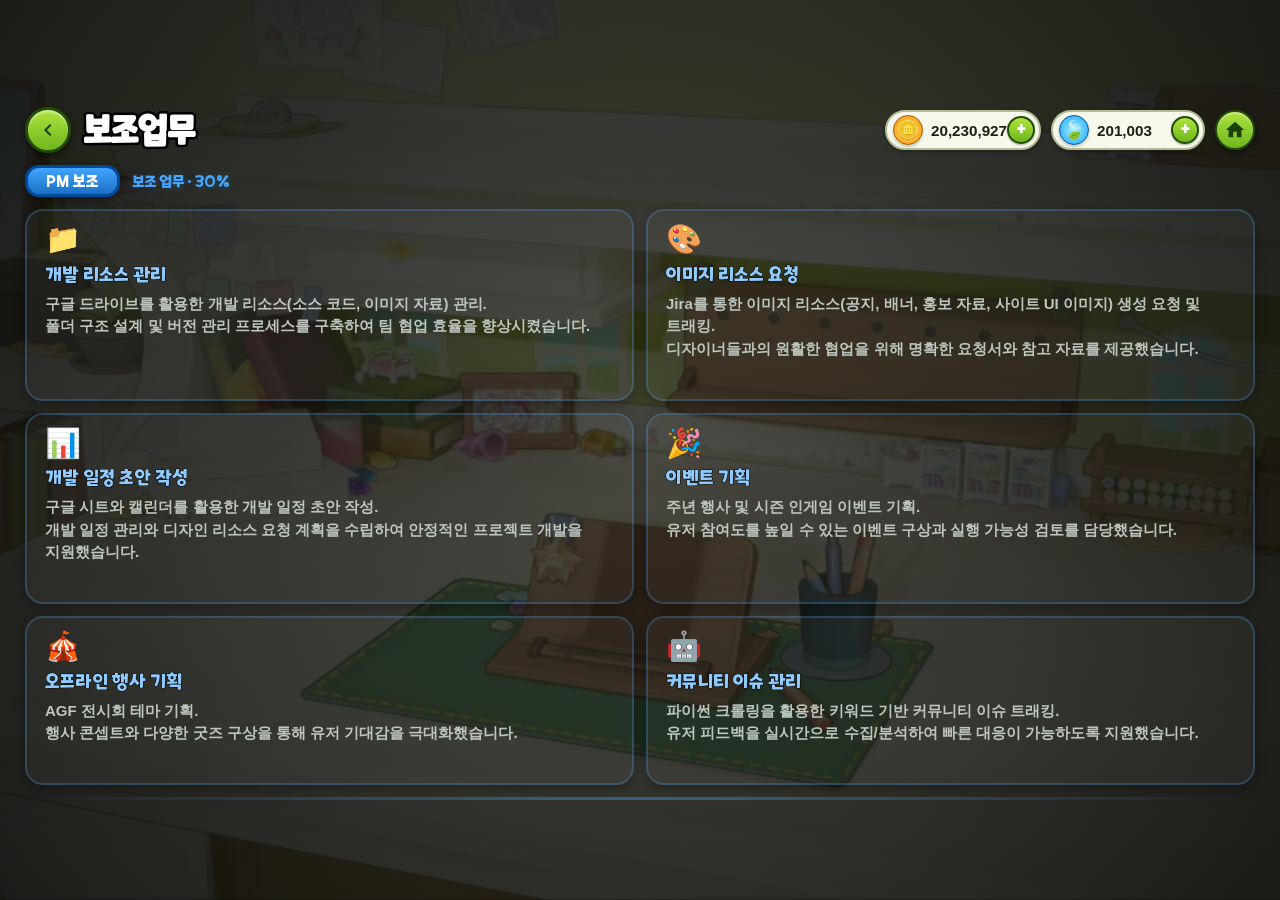
<file: viewSubWork.html>
<!DOCTYPE html>
<html lang="ko">

<head>
    <meta charset="UTF-8">
    <meta name="viewport" content="width=device-width, initial-scale=1.0">
    <title>트릭컬 포트폴리오 - 보조업무</title>
    <link rel="stylesheet" href="shared.css">
    <style>
        body, html {
            background-color: #0b0f0c;
            background-image: radial-gradient(circle at center, rgba(11,15,12,0.75) 0%, rgba(8,10,8,0.92) 100%), url('프로필_배경.webp');
            background-size: cover;
            background-position: center;
        }

        /* ------------------------------------------------------------- */
        /* [보조업무 콘텐츠] */
        /* ------------------------------------------------------------- */
        .work-content {
            flex: 1;
            display: flex;
            flex-direction: column;
            gap: 12px;
            min-height: 0;
            padding-top: 5px;
        }

        .work-header {
            display: flex;
            align-items: center;
            gap: 12px;
        }

        .work-badge {
            display: inline-block;
            background: linear-gradient(to bottom, #42a5ff, #1a6fc4);
            border: 3px solid #004a9e;
            border-radius: 14px;
            padding: 4px 18px;
            font-size: 1rem;
            color: #ffffff;
            box-shadow: 0 3px 8px rgba(0, 0, 0, 0.4);
        }

        .work-pct-label {
            font-size: 0.95rem;
            color: #42a5ff;
            text-shadow: 0 0 8px rgba(66, 165, 255, 0.3);
        }

        .work-grid {
            display: grid;
            grid-template-columns: 1fr 1fr;
            gap: 12px;
            flex: 1;
            min-height: 0;
        }

        .work-card {
            background: rgba(255, 255, 255, 0.04);
            border: 2px solid rgba(66, 165, 255, 0.25);
            border-radius: 18px;
            padding: 16px 18px;
            display: flex;
            flex-direction: column;
            gap: 8px;
            transition: all 0.2s ease;
            box-shadow: 0 4px 12px rgba(0, 0, 0, 0.3);
        }

        .work-card:hover {
            border-color: rgba(66, 165, 255, 0.6);
            transform: translateY(-2px);
            box-shadow: 0 8px 24px rgba(66, 165, 255, 0.15);
        }

        .work-card-icon {
            font-size: 1.8rem;
            line-height: 1;
        }

        .work-card-title {
            font-size: 1.15rem;
            color: #8fcbff;
            -webkit-text-stroke: 1px #000000;
            paint-order: stroke fill;
        }

        .work-card-desc {
            font-family: 'Malgun Gothic', sans-serif;
            font-size: 0.94rem;
            font-weight: 600;
            color: #bcc5be;
            line-height: 1.5;
            margin: 0;
            word-break: keep-all;
        }

        .spotlight-bar {
            height: 3px;
            background: linear-gradient(to right, transparent, rgba(66, 165, 255, 0.4), transparent);
            border-radius: 2px;
            flex-shrink: 0;
        }

        @media (max-width: 760px), (max-height: 560px) {
            .work-content {
                overflow-y: auto;
                padding-bottom: 12px;
            }

            .work-grid {
                grid-template-columns: 1fr;
                overflow: visible;
            }

            .work-card {
                padding: 14px 16px;
            }

            .work-card-desc {
                font-size: 0.86rem;
            }
        }
    </style>
</head>

<body>

    <div class="scene-container">

        <div class="top-bar">
            <div class="top-left">
                <button class="back-circle-btn" onclick="location.href='viewWorkRatio.html'" title="돌아가기">
                    <svg viewBox="0 0 24 24">
                        <path d="M15.41 7.41L14 6l-6 6 6 6 1.41-1.41L10.83 12z" />
                    </svg>
                </button>
                <h1 class="page-title">보조업무</h1>
            </div>

            <div class="top-right">
                <div class="resource-capsule">
                    <div class="res-left">
                        <div class="res-icon res-gold-icon">🪙</div>
                        <span class="res-value">20,230,927</span>
                    </div>
                    <div class="res-plus-btn">+</div>
                </div>
                <div class="resource-capsule">
                    <div class="res-left">
                        <div class="res-icon res-candy-icon">🍃</div>
                        <span class="res-value">201,003</span>
                    </div>
                    <div class="res-plus-btn">+</div>
                </div>
                <button class="home-circle-btn" onclick="location.href='index.html?skipIntro=true'" title="홈으로">
                    <svg viewBox="0 0 24 24" width="22" height="22" fill="#1d3e04">
                        <path d="M10 20v-6h4v6h5v-8h3L12 3 2 12h3v8z" />
                    </svg>
                </button>
            </div>
        </div>

        <div class="work-content">
            <div class="work-header">
                <span class="work-badge">PM 보조</span>
                <span class="work-pct-label">보조 업무 · 30%</span>
            </div>

            <div class="work-grid">
                <div class="work-card">
                    <div class="work-card-icon">📁</div>
                    <div class="work-card-title">개발 리소스 관리</div>
                    <p class="work-card-desc">구글 드라이브를 활용한 개발 리소스(소스 코드, 이미지 자료) 관리.<br>폴더 구조 설계 및 버전 관리 프로세스를 구축하여 팀 협업 효율을 향상시켰습니다.</p>
                </div>

                <div class="work-card">
                    <div class="work-card-icon">🎨</div>
                    <div class="work-card-title">이미지 리소스 요청</div>
                    <p class="work-card-desc">Jira를 통한 이미지 리소스(공지, 배너, 홍보 자료, 사이트 UI 이미지) 생성 요청 및 트래킹.<br>디자이너들과의 원활한 협업을 위해 명확한 요청서와 참고 자료를 제공했습니다.</p>
                </div>

                <div class="work-card">
                    <div class="work-card-icon">📊</div>
                    <div class="work-card-title">개발 일정 초안 작성</div>
                    <p class="work-card-desc">구글 시트와 캘린더를 활용한 개발 일정 초안 작성.<br>개발 일정 관리와 디자인 리소스 요청 계획을 수립하여 안정적인 프로젝트 개발을 지원했습니다.</p>
                </div>

                <div class="work-card">
                    <div class="work-card-icon">🎉</div>
                    <div class="work-card-title">이벤트 기획</div>
                    <p class="work-card-desc">주년 행사 및 시즌 인게임 이벤트 기획.<br>유저 참여도를 높일 수 있는 이벤트 구상과 실행 가능성 검토를 담당했습니다.</p>
                </div>

                <div class="work-card">
                    <div class="work-card-icon">🎪</div>
                    <div class="work-card-title">오프라인 행사 기획</div>
                    <p class="work-card-desc">AGF 전시회 테마 기획.<br>행사 콘셉트와 다양한 굿즈 구상을 통해 유저 기대감을 극대화했습니다.</p>
                </div>

                <div class="work-card">
                    <div class="work-card-icon">🤖</div>
                    <div class="work-card-title">커뮤니티 이슈 관리</div>
                    <p class="work-card-desc">파이썬 크롤링을 활용한 키워드 기반 커뮤니티 이슈 트래킹.<br>유저 피드백을 실시간으로 수집/분석하여 빠른 대응이 가능하도록 지원했습니다.</p>
                </div>
            </div>

            <div class="spotlight-bar"></div>
        </div>

    </div>

</body>

</html>
</file>
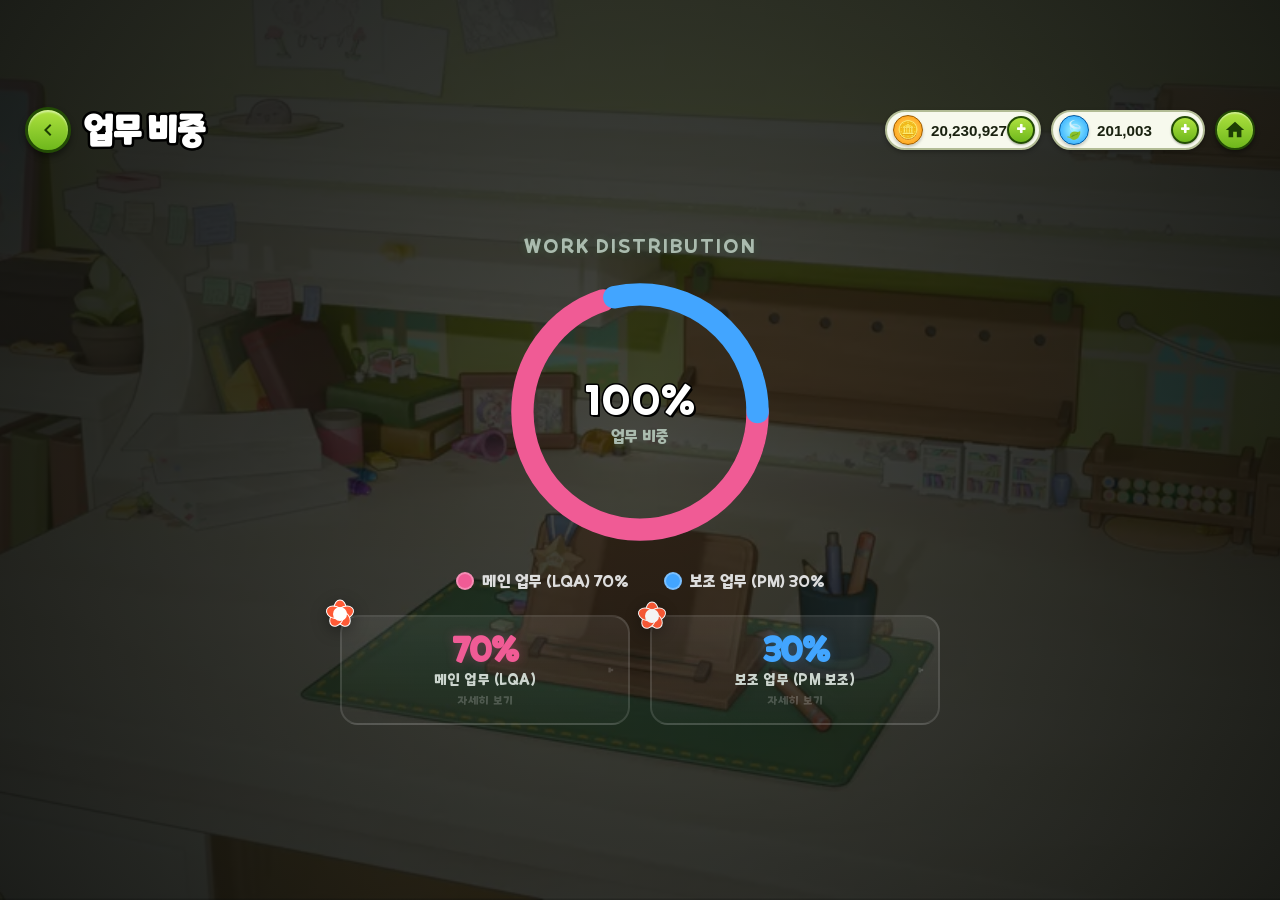
<file: viewWorkRatio.html>
<!DOCTYPE html>
<html lang="ko">

<head>
    <meta charset="UTF-8">
    <meta name="viewport" content="width=device-width, initial-scale=1.0">
    <title>트릭컬 포트폴리오 - 업무 비중</title>
    <link rel="stylesheet" href="shared.css">
    <style>
        body, html {
            background-color: #0b0f0c;
            background-image: radial-gradient(circle at center, rgba(11,15,12,0.75) 0%, rgba(8,10,8,0.92) 100%), url('프로필_배경.webp');
            background-size: cover;
            background-position: center;
        }

        /* ------------------------------------------------------------- */
        /* [업무 비중 콘텐츠] */
        /* ------------------------------------------------------------- */
        .ratio-content {
            flex: 1;
            display: flex;
            flex-direction: column;
            align-items: center;
            justify-content: center;
            gap: 15px;
            min-height: 0;
        }

        .ratio-subtitle {
            font-size: 1.2rem;
            color: #aabbae;
            letter-spacing: 2px;
            text-shadow: 0 0 10px rgba(100, 255, 150, 0.15);
        }

        .donut-container {
            position: relative;
            width: 280px;
            height: 280px;
            flex-shrink: 0;
        }

        .donut-container svg {
            width: 100%;
            height: 100%;
        }

        .donut-center-text {
            position: absolute;
            top: 50%;
            left: 50%;
            transform: translate(-50%, -50%);
            text-align: center;
        }

        .donut-center-text .big {
            font-size: 2.5rem;
            color: #ffffff;
            -webkit-text-stroke: 3px #000000;
            paint-order: stroke fill;
            text-shadow: 2px 2px 0 #000;
        }

        .donut-center-text .small {
            font-size: 1rem;
            color: #aabbae;
            margin-top: 4px;
        }

        .ratio-legend {
            display: flex;
            gap: 35px;
            margin-top: 5px;
        }

        .legend-item {
            display: flex;
            align-items: center;
            gap: 8px;
            font-size: 1rem;
            color: #dddddd;
        }

        .legend-dot {
            width: 14px;
            height: 14px;
            border-radius: 50%;
            border: 2px solid rgba(255, 255, 255, 0.3);
        }

        .legend-dot.main { background: #f05b95; }
        .legend-dot.sub { background: #42a5ff; }

        .ratio-detail-row {
            display: flex;
            gap: 20px;
            width: 100%;
            max-width: 600px;
            margin-top: 10px;
            position: relative;
        }

        .five-petal-flower {
            position: absolute;
            left: -16px;
            top: -16px;
            width: 31px;
            height: 31px;
            pointer-events: none;
            filter: drop-shadow(0 4px 8px rgba(0, 0, 0, 0.35));
            z-index: 2;
        }

        .ratio-detail-card .five-petal-flower {
            left: -16px;
            top: -16px;
            width: 31px;
            height: 31px;
            opacity: 0.95;
        }

        .flower-petal {
            position: absolute;
            left: 50%;
            top: 50%;
            width: 11px;
            height: 15px;
            background: #ff5a36;
            border: none;
            box-shadow: 0 0 0 1px #ffffff;
            border-radius: 50% 50% 45% 45%;
            transform-origin: 50% 90%;
        }

        .flower-petal:nth-child(1) { transform: translate(-50%, -90%) rotate(0deg); }
        .flower-petal:nth-child(2) { transform: translate(-50%, -90%) rotate(72deg); }
        .flower-petal:nth-child(3) { transform: translate(-50%, -90%) rotate(144deg); }
        .flower-petal:nth-child(4) { transform: translate(-50%, -90%) rotate(216deg); }
        .flower-petal:nth-child(5) { transform: translate(-50%, -90%) rotate(288deg); }

        .flower-center {
            position: absolute;
            left: 50%;
            top: 50%;
            width: 10px;
            height: 10px;
            background: #ffffff;
            border: 2px solid rgba(255, 255, 255, 0.75);
            border-radius: 50%;
            transform: translate(-50%, -50%);
        }

        .ratio-detail-card {
            flex: 1;
            background: linear-gradient(to bottom, rgba(255,255,255,0.08), rgba(255,255,255,0.02));
            border: 2px solid rgba(255, 255, 255, 0.12);
            border-radius: 18px;
            padding: 16px 20px;
            text-align: center;
            cursor: pointer;
            transition: all 0.25s ease;
            text-decoration: none;
            color: inherit;
            position: relative;
            overflow: visible;
        }

        .ratio-detail-card::after {
            content: '\25B8';
            position: absolute;
            right: 12px;
            top: 50%;
            transform: translateY(-50%);
            font-size: 1.2rem;
            color: rgba(255,255,255,0.15);
            transition: all 0.25s ease;
        }

        .ratio-detail-card:hover {
            transform: translateY(-4px) scale(1.02);
            box-shadow: 0 12px 30px rgba(0, 0, 0, 0.5);
        }

        .ratio-detail-card:hover::after {
            right: 8px;
            color: rgba(255,255,255,0.6);
        }

        .ratio-detail-card.main-card:hover {
            border-color: rgba(240, 91, 149, 0.5);
            box-shadow: 0 12px 30px rgba(240, 91, 149, 0.12);
        }

        .ratio-detail-card.sub-card:hover {
            border-color: rgba(66, 165, 255, 0.5);
            box-shadow: 0 12px 30px rgba(66, 165, 255, 0.12);
        }

        .ratio-detail-card .pct {
            font-size: 2rem;
            font-weight: bold;
            letter-spacing: -1px;
        }

        .ratio-detail-card .pct.main-pct { color: #f05b95; text-shadow: 0 0 12px rgba(240, 91, 149, 0.3); }
        .ratio-detail-card .pct.sub-pct { color: #42a5ff; text-shadow: 0 0 12px rgba(66, 165, 255, 0.3); }

        .ratio-detail-card .label {
            font-size: 0.9rem;
            color: #ccd5ce;
            margin-top: 4px;
            letter-spacing: 0.5px;
        }

        .ratio-detail-card .click-hint {
            font-size: 0.7rem;
            color: rgba(255,255,255,0.2);
            margin-top: 6px;
            letter-spacing: 1px;
            transition: color 0.25s ease;
        }

        .ratio-detail-card:hover .click-hint {
            color: rgba(255,255,255,0.5);
        }

        @media (max-width: 760px), (max-height: 560px) {
            .ratio-content {
                justify-content: flex-start;
                overflow-y: auto;
                padding: 16px 0;
            }

            .donut-container {
                width: 220px;
                height: 220px;
            }

            .ratio-legend {
                flex-direction: column;
                gap: 10px;
                align-items: center;
            }

            .ratio-detail-row {
                flex-direction: column;
                max-width: 360px;
            }

            .five-petal-flower {
                left: -12px;
                top: -22px;
                width: 25px;
                height: 25px;
            }

            .ratio-detail-card .five-petal-flower {
                left: 6px;
                top: -22px;
                width: 21px;
                height: 21px;
            }

            .flower-petal {
                width: 9px;
                height: 13px;
            }

            .flower-center {
                width: 8px;
                height: 8px;
            }
        }
    </style>
</head>

<body>

    <div class="scene-container">

        <div class="top-bar">
            <div class="top-left">
                <button class="back-circle-btn" onclick="location.href='index.html?skipIntro=true'" title="돌아가기">
                    <svg viewBox="0 0 24 24">
                        <path d="M15.41 7.41L14 6l-6 6 6 6 1.41-1.41L10.83 12z" />
                    </svg>
                </button>
                <h1 class="page-title">업무 비중</h1>
            </div>

            <div class="top-right">
                <div class="resource-capsule">
                    <div class="res-left">
                        <div class="res-icon res-gold-icon">🪙</div>
                        <span class="res-value">20,230,927</span>
                    </div>
                    <div class="res-plus-btn">+</div>
                </div>
                <div class="resource-capsule">
                    <div class="res-left">
                        <div class="res-icon res-candy-icon">🍃</div>
                        <span class="res-value">201,003</span>
                    </div>
                    <div class="res-plus-btn">+</div>
                </div>
                <button class="home-circle-btn" onclick="location.href='index.html?skipIntro=true'" title="홈으로">
                    <svg viewBox="0 0 24 24" width="22" height="22" fill="#1d3e04">
                        <path d="M10 20v-6h4v6h5v-8h3L12 3 2 12h3v8z" />
                    </svg>
                </button>
            </div>
        </div>

        <div class="ratio-content">
            <div class="ratio-subtitle">WORK DISTRIBUTION</div>

            <div class="donut-container">
                <svg viewBox="0 0 100 100">
                    <circle cx="50" cy="50" r="42" fill="none" stroke="#2a302c" stroke-width="8" />

                    <circle cx="50" cy="50" r="42" fill="none" stroke="#f05b95" stroke-width="8"
                        stroke-dasharray="251.2 0"
                        stroke-dashoffset="0"
                        pathLength="251.2"
                        style="stroke-dasharray: 175.8 75.4; stroke-linecap: round;" />

                    <circle cx="50" cy="50" r="42" fill="none" stroke="#42a5ff" stroke-width="8"
                        stroke-dasharray="75.4 0"
                        stroke-dashoffset="-179.8"
                        pathLength="251.2"
                        style="stroke-dasharray: 75.4 251.2; stroke-linecap: round;" />
                </svg>
                <div class="donut-center-text">
                    <div class="big">100%</div>
                    <div class="small">업무 비중</div>
                </div>
            </div>

            <div class="ratio-legend">
                <div class="legend-item">
                    <span class="legend-dot main"></span>
                    <span>메인 업무 (LQA) 70%</span>
                </div>
                <div class="legend-item">
                    <span class="legend-dot sub"></span>
                    <span>보조 업무 (PM) 30%</span>
                </div>
            </div>

            <div class="ratio-detail-row">
                <div class="five-petal-flower" aria-hidden="true">
                    <span class="flower-petal"></span>
                    <span class="flower-petal"></span>
                    <span class="flower-petal"></span>
                    <span class="flower-petal"></span>
                    <span class="flower-petal"></span>
                    <span class="flower-center"></span>
                </div>
                <a class="ratio-detail-card main-card" href="viewMainWork.html">
                    <div class="pct main-pct">70%</div>
                    <div class="label">메인 업무 (LQA)</div>
                    <div class="click-hint">자세히 보기</div>
                </a>
                <a class="ratio-detail-card sub-card" href="viewSubWork.html">
                    <div class="five-petal-flower" aria-hidden="true">
                        <span class="flower-petal"></span>
                        <span class="flower-petal"></span>
                        <span class="flower-petal"></span>
                        <span class="flower-petal"></span>
                        <span class="flower-petal"></span>
                        <span class="flower-center"></span>
                    </div>
                    <div class="pct sub-pct">30%</div>
                    <div class="label">보조 업무 (PM 보조)</div>
                    <div class="click-hint">자세히 보기</div>
                </a>
            </div>
        </div>

    </div>

</body>

</html>
</file>
<file: shared.css>
/* ================================================================
   ONE Mobile POP 폰트 불러오기
   ================================================================ */
@font-face {
    font-family: 'ONE Mobile POP';
    src: url('ONE Mobile POP.ttf') format('truetype');
    font-weight: normal;
    font-style: normal;
    font-display: swap;
}

/* ================================================================
   전체 화면 기본 설정
   body에서 flex 중앙 정렬 + overflow hidden
   ================================================================ */
body, html {
    margin: 0;
    padding: 0;
    width: 100%;
    height: 100%;
    font-family: 'ONE Mobile POP', 'Malgun Gothic', '맑은 고딕', sans-serif;
    color: #ffffff;
    user-select: none;          /* 텍스트 선택 방지 (게임 UI 느낌) */
    overflow: hidden;           /* 스크롤 방지 */
    display: flex;
    justify-content: center;
    align-items: center;
}

/* ================================================================
   메인 콘텐츠 프레임
   모든 페이지의 기본 틀 (1280x720 제한, column 방향)
   ================================================================ */
.scene-container {
    position: relative;
    width: 100vw;
    height: 100vh;
    display: flex;
    flex-direction: column;
    box-sizing: border-box;
    padding: 10px 25px;
    max-width: 1280px;
    max-height: 720px;
    overflow: hidden;
}

/* ================================================================
   상단바
   ================================================================ */
.top-bar {
    display: flex;
    justify-content: space-between;  /* 왼쪽(뒤로가기+제목) / 오른쪽(재화+홈) */
    align-items: center;
    height: 60px;
    z-index: 10;
    position: relative;
    flex-shrink: 0;                 /* 높이 고정 (내용물 많아도 줄어들지 않음) */
}

.top-left {
    display: flex;
    align-items: center;
    gap: 12px;
}

/* ---- 뒤로가기 버튼 (연두색 동그라미) ---- */
.back-circle-btn {
    width: 46px;
    height: 46px;
    background: linear-gradient(to bottom, #aee23f, #6eb71c);
    border: 3px solid #234c05;
    border-radius: 50%;
    display: flex;
    align-items: center;
    justify-content: center;
    cursor: pointer;
    box-shadow: 0 4px 6px rgba(0, 0, 0, 0.4), inset 0 2px 2px rgba(255, 255, 255, 0.5);
    transition: transform 0.15s ease;
    outline: none;
}

.back-circle-btn:hover {
    transform: scale(1.05);         /* 호버 시 살짝 커짐 */
}

.back-circle-btn svg {
    width: 24px;
    height: 24px;
    fill: #1d3e04;                  /* 화살표 아이콘 색상 */
}

/* ---- 페이지 제목 (흰 글씨 + 검은 테두리) ---- */
.page-title,
.skill-title {
    font-size: 2.2rem;
    margin: 0;
    color: #ffffff;
    -webkit-text-stroke: 5px #000000;   /* 검은색 외곽선 */
    paint-order: stroke fill;            /* 외곽선이 글씨 위에 */
    text-shadow: 2px 2px 0px #000000;
    letter-spacing: -1px;
}

/* ---- 오른쪽 영역 (재화 + 홈버튼) ---- */
.top-right {
    display: flex;
    align-items: center;
    gap: 10px;
}

/* ---- 재화 표시 캡슐 ---- */
.resource-capsule {
    background-color: #f7f9ed;
    border: 2px solid #b2bc95;
    border-radius: 20px;
    height: 36px;
    display: flex;
    align-items: center;
    justify-content: space-between;
    padding: 0 4px 0 6px;
    min-width: 140px;
    box-shadow: 0 2px 4px rgba(0, 0, 0, 0.3);
}

.res-left {
    display: flex;
    align-items: center;
    gap: 8px;
}

/* ---- 재화 아이콘 (동그라미) ---- */
.res-icon {
    width: 28px;
    height: 28px;
    border-radius: 50%;
    display: flex;
    align-items: center;
    justify-content: center;
    font-size: 1.1rem;
    box-shadow: 0 2px 3px rgba(0, 0, 0, 0.2);
}

.res-gold-icon {
    background: radial-gradient(circle, #ffe66d 0%, #ff8e05 100%);
    border: 1px solid #9c5c00;
}

.res-candy-icon {
    background: radial-gradient(circle, #a3f7ff 0%, #1c9eff 100%);
    border: 1px solid #00569c;
}

/* ---- 재화 숫자 ---- */
.res-value {
    color: #1a2210;
    font-size: 0.95rem;
    font-weight: bold;
    font-family: sans-serif;        /* 숫자는 기본 고딕이 더 잘 보임 */
}

/* ---- 재화 옆 + 버튼 ---- */
.res-plus-btn {
    width: 24px;
    height: 24px;
    background: linear-gradient(to bottom, #aee23f, #6eb71c);
    border: 2px solid #234c05;
    border-radius: 50%;
    display: flex;
    align-items: center;
    justify-content: center;
    font-size: 0.9rem;
    font-weight: bold;
    color: #ffffff;
    cursor: pointer;
    box-shadow: 0 1px 2px rgba(0, 0, 0, 0.3);
}

/* ---- 홈 버튼 ---- */
.home-circle-btn {
    width: 40px;
    height: 40px;
    background: linear-gradient(to bottom, #aee23f, #6eb71c);
    border: 2.5px solid #234c05;
    border-radius: 50%;
    display: flex;
    align-items: center;
    justify-content: center;
    cursor: pointer;
    box-shadow: 0 3px 5px rgba(0, 0, 0, 0.4), inset 0 1.5px 1.5px rgba(255, 255, 255, 0.5);
    outline: none;
}

/* ================================================================
   작은 화면 대응
   ================================================================ */
@media (max-width: 760px), (max-height: 560px) {
    body, html {
        overflow: auto;
        align-items: flex-start;
    }

    .scene-container {
        width: 100%;
        min-height: 100vh;
        height: auto;
        max-height: none;
        padding: 8px 12px;
        overflow: visible;
    }

    .top-bar {
        height: auto;
        min-height: 48px;
        gap: 8px;
    }

    .top-left {
        gap: 8px;
    }

    .back-circle-btn {
        width: 38px;
        height: 38px;
        border-width: 2px;
    }

    .back-circle-btn svg {
        width: 20px;
        height: 20px;
    }

    .page-title,
    .skill-title {
        font-size: 1.55rem;
        -webkit-text-stroke-width: 3px;
    }

    .top-right {
        gap: 6px;
    }

    .resource-capsule {
        min-width: 104px;
        height: 30px;
        border-radius: 16px;
    }

    .res-icon {
        width: 22px;
        height: 22px;
        font-size: 0.85rem;
    }

    .res-value {
        font-size: 0.75rem;
    }

    .res-plus-btn {
        width: 20px;
        height: 20px;
        border-width: 1.5px;
    }

    .home-circle-btn {
        width: 34px;
        height: 34px;
    }
}

@media (max-width: 520px) {
    .resource-capsule {
        display: none;
    }
}
</file>
